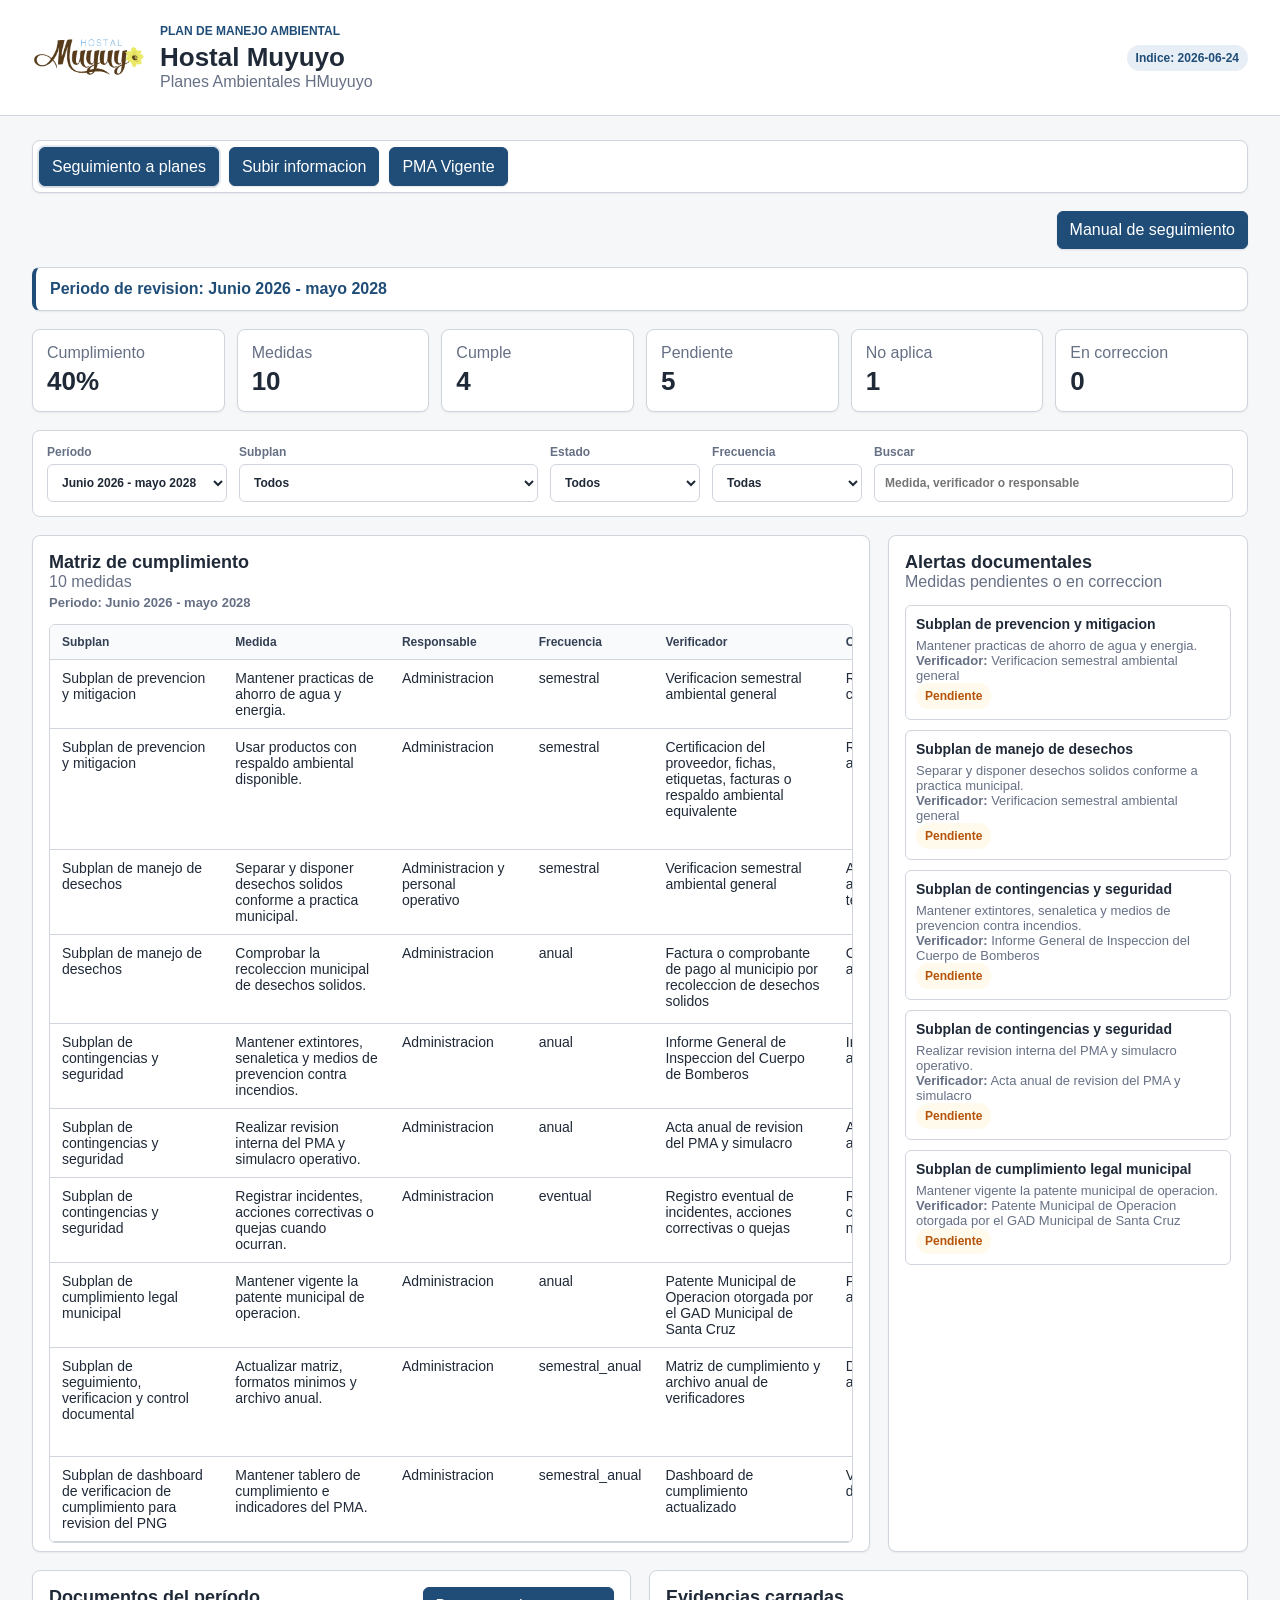
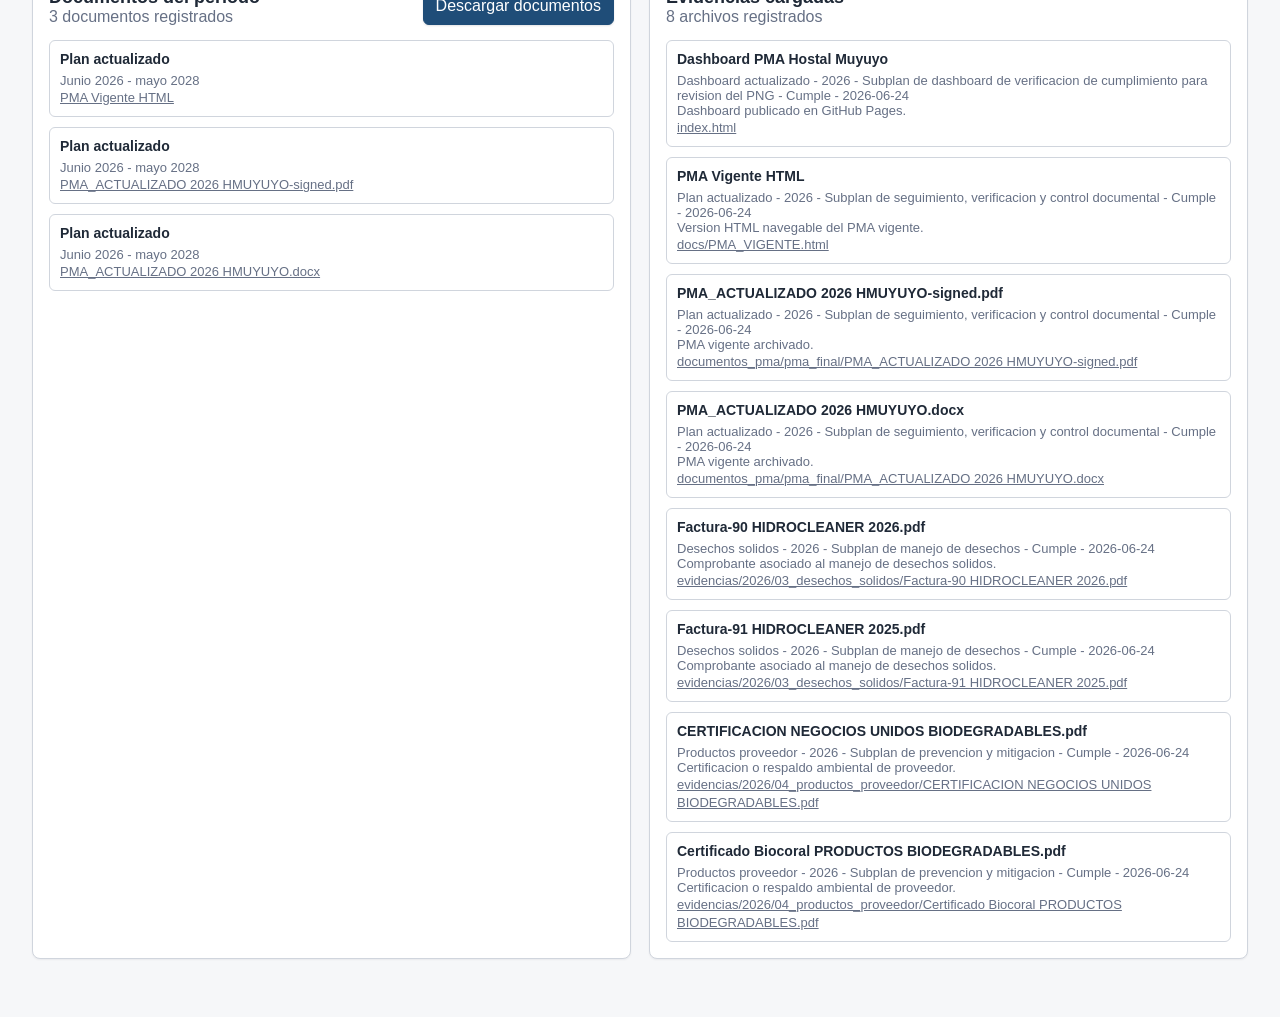
<file: index.html>
<!doctype html>
<html lang="es">
  <head>
    <meta charset="utf-8">
    <meta name="viewport" content="width=device-width, initial-scale=1">
    <title>PMA Muyuyo - Seguimiento documental</title>
    <link rel="stylesheet" href="./styles.css">
  </head>
  <body>
    <header class="app-header">
      <div class="brand">
        <img class="brand-logo" src="[data-uri]" alt="Hostal Muyuyo">
        <div>
        <p class="eyebrow">Plan de Manejo Ambiental</p>
        <h1>Hostal Muyuyo</h1>
        <p class="subtitle">Planes Ambientales HMuyuyo</p>
        </div>
      </div>
      <div class="header-actions">
        <span id="last-update" class="pill">Indice pendiente</span>
      </div>
    </header>

    <main>
      <nav class="main-menu" aria-label="Menu principal">
        <button id="nav-dashboard" class="menu-button active" type="button" data-view="dashboard">Seguimiento a planes</button>
        <button id="nav-upload" class="menu-button" type="button" data-view="upload">Subir informacion</button>
        <a class="menu-button menu-link" href="./docs/PMA_VIGENTE.html" target="_blank" rel="noopener">PMA Vigente</a>
      </nav>

      <section id="view-dashboard" class="view active">
      <section class="section-actions">
        <a class="button-link" href="./docs/MANUAL_SEGUIMIENTO.html" target="_blank" rel="noopener">Manual de seguimiento</a>
      </section>
      <p id="active-period-context" class="period-context">Periodo de revision: Junio 2026 - mayo 2028</p>
      <section class="metrics" id="summary"></section>

      <section class="toolbar" aria-label="Filtros de cumplimiento">
        <label>
          Período
          <select id="filter-period"></select>
        </label>
        <label>
          Subplan
          <select id="filter-subplan"></select>
        </label>
        <label>
          Estado
          <select id="filter-status">
            <option value="todos">Todos</option>
            <option value="cumple">Cumple</option>
            <option value="pendiente">Pendiente</option>
            <option value="no_aplica">No aplica</option>
            <option value="en_correccion">En correccion</option>
          </select>
        </label>
        <label>
          Frecuencia
          <select id="filter-frequency"></select>
        </label>
        <label class="search">
          Buscar
          <input id="filter-text" type="search" placeholder="Medida, verificador o responsable">
        </label>
      </section>

      <section class="layout">
        <article class="panel wide">
          <div class="panel-head">
            <div>
              <h2>Matriz de cumplimiento</h2>
              <p id="matrix-count">0 medidas</p>
              <p id="matrix-period-context" class="matrix-context">Periodo: Junio 2026 - mayo 2028</p>
            </div>
          </div>
          <div class="table-wrap">
            <table>
              <thead>
                <tr>
                  <th>Subplan</th>
                  <th>Medida</th>
                  <th>Responsable</th>
                  <th>Frecuencia</th>
                  <th>Verificador</th>
                  <th>Criterio</th>
                  <th>Fecha</th>
                  <th>Estado</th>
                  <th>Evidencias</th>
                </tr>
              </thead>
              <tbody id="matrix-body"></tbody>
            </table>
          </div>
        </article>

        <article class="panel">
          <div class="panel-head">
            <div>
              <h2>Alertas documentales</h2>
              <p>Medidas pendientes o en correccion</p>
            </div>
          </div>
          <div id="alerts" class="stack"></div>
        </article>
      </section>

      <section class="layout">
        <article class="panel">
          <div class="panel-head">
            <div>
              <h2>Documentos del período</h2>
              <p id="period-doc-count">0 documentos registrados</p>
            </div>
            <button id="download-documents" type="button">Descargar documentos</button>
          </div>
          <div id="period-documents" class="stack"></div>
        </article>

        <article class="panel">
          <div class="panel-head">
            <div>
              <h2>Evidencias cargadas</h2>
              <p id="evidence-count">0 archivos registrados</p>
            </div>
          </div>
          <div id="evidence-list" class="stack"></div>
        </article>
      </section>
      </section>

      <section id="view-upload" class="view" hidden>
      <section id="upload-login" class="panel auth-panel">
        <div class="panel-head">
          <div>
            <h2>Acceso para subir informacion</h2>
            <p>Ingreso basico para proteger la carga del indice documental.</p>
          </div>
          <a class="button-link" href="./docs/MANUAL_SUBIR_INFORMACION.html" target="_blank" rel="noopener">Manual para subir informacion</a>
        </div>
        <form id="login-form" class="login-grid">
          <label>
            Usuario
            <input id="login-user" autocomplete="username" required>
          </label>
          <label>
            Contrasena
            <input id="login-pass" type="password" autocomplete="current-password" required>
          </label>
          <button type="submit">Ingresar</button>
        </form>
        <p id="login-message" class="form-message" aria-live="polite"></p>
      </section>

      <div id="upload-workspace" hidden>
      <section class="panel">
        <div class="panel-head">
          <div>
            <h2>Registro de cumplimiento del plan vigente</h2>
            <p>Alimenta la matriz consolidada desde el periodo 2026-2028 en adelante.</p>
          </div>
        </div>
        <form id="matrix-form" class="editor-grid">
          <label>
            Medida del PMA
            <select id="matrix-measure"></select>
          </label>
          <label>
            Estado
            <select id="matrix-status">
              <option value="cumple">Cumple</option>
              <option value="pendiente">Pendiente</option>
              <option value="no_aplica">No aplica</option>
              <option value="en_correccion">En correccion</option>
            </select>
          </label>
          <label>
            Fecha de revision
            <input id="matrix-date" type="date" required>
          </label>
          <label>
            Periodo
            <select id="matrix-period"></select>
          </label>
          <label>
            Responsable de revision
            <input id="matrix-responsible" value="Administracion">
          </label>
          <label>
            Ruta del verificador
            <input id="matrix-path" required placeholder="evidencias/2026/05_verificacion_semestral/archivo.pdf">
          </label>
          <label>
            Nombre del verificador
            <input id="matrix-name" placeholder="archivo.pdf">
          </label>
          <label class="wide-field">
            Observacion breve
            <textarea id="matrix-notes" rows="3" placeholder="Resumen del cumplimiento o novedad documentada"></textarea>
          </label>
          <button type="submit">Agregar a matriz</button>
        </form>
      </section>

      <section class="panel">
        <div class="panel-head">
          <div>
            <h2>Carga asistida de evidencias</h2>
            <p>Selecciona archivos, define la carpeta del repositorio y genera el indice actualizado sin escribir JSON.</p>
          </div>
          <button id="download-index" type="button">Descargar indice</button>
        </div>
        <div class="assistant-grid">
          <label>
            Importar indice existente
            <input id="import-index-file" type="file" accept="application/json,.json">
          </label>
          <label>
            Carpeta destino en GitHub
            <select id="assisted-folder"></select>
          </label>
          <label>
            Archivos a registrar
            <input id="assisted-files" type="file" multiple>
          </label>
          <button id="assisted-add-files" type="button">Agregar seleccionados</button>
        </div>
        <div id="assisted-preview" class="stack assisted-preview"></div>
      </section>

      <section class="panel">
        <div class="panel-head">
          <div>
            <h2>Editor manual de indice</h2>
            <p>Agrega evidencias y descarga el archivo <strong>evidence-index.json</strong> para subirlo manualmente a GitHub.</p>
          </div>
        </div>
        <form id="evidence-form" class="editor-grid">
          <label>
            Ruta del archivo
            <input id="evidence-path" required placeholder="evidencias/2026/01_patente_municipal/archivo.pdf">
          </label>
          <label>
            Nombre
            <input id="evidence-name" placeholder="archivo.pdf">
          </label>
          <label>
            Tipo
            <select id="evidence-type">
              <option value="patente_municipal">Patente municipal</option>
              <option value="bomberos">Bomberos</option>
              <option value="desechos_solidos">Desechos solidos</option>
              <option value="productos_proveedor">Productos proveedor</option>
              <option value="verificacion_semestral">Verificacion semestral</option>
              <option value="acta_pma_simulacro">Acta PMA y simulacro</option>
              <option value="incidentes_acciones_quejas">Incidentes, acciones o quejas</option>
              <option value="informe_cumplimiento">Informe de cumplimiento</option>
              <option value="oficio_presentacion">Oficio de presentacion</option>
              <option value="anexos">Anexos</option>
            </select>
          </label>
          <label>
            Subplan
            <select id="evidence-subplan"></select>
          </label>
          <label>
            Anio
            <input id="evidence-year" type="number" min="2015" max="2035" value="2026">
          </label>
          <label>
            Período
            <select id="evidence-period"></select>
          </label>
          <button type="submit">Agregar al indice</button>
        </form>
      </section>
      </div>
      </section>
    </main>

    <template id="empty-template">
      <div class="empty">Sin registros para mostrar.</div>
    </template>

    <script src="./app.js"></script>
  </body>
</html>
</file>
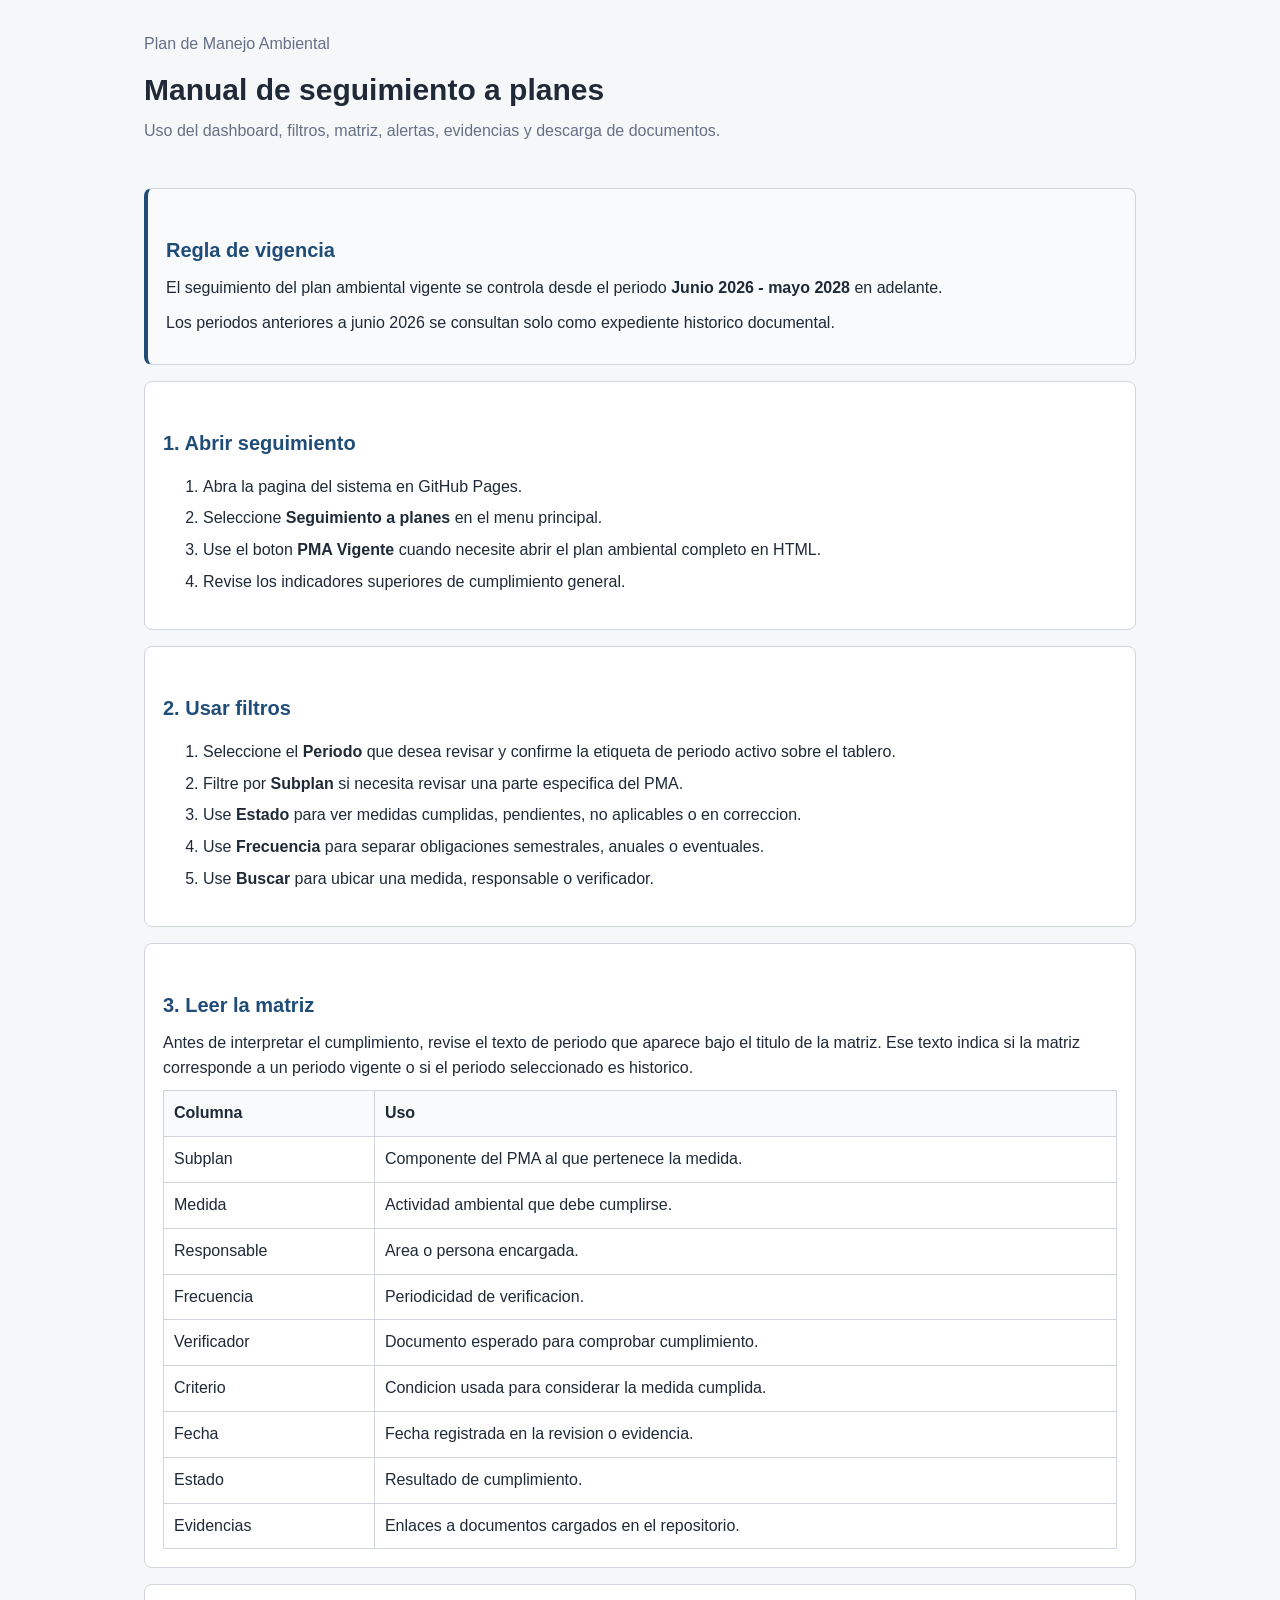
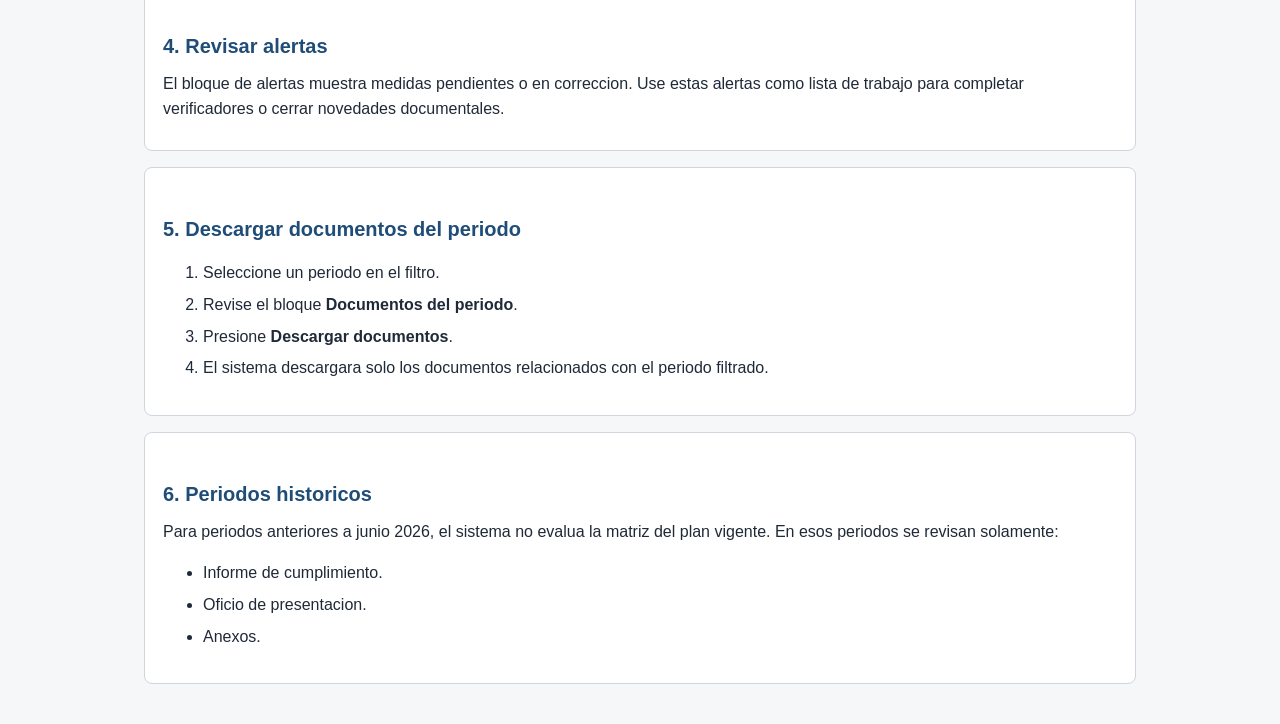
<file: docs/MANUAL_SEGUIMIENTO.html>
<!doctype html>
<html lang="es">
  <head>
    <meta charset="utf-8">
    <meta name="viewport" content="width=device-width, initial-scale=1">
    <title>Manual de seguimiento - PMA Hostal Muyuyo</title>
    <style>
      :root { color-scheme: light; --ink: #1f2937; --muted: #667085; --line: #d0d5dd; --blue: #1f4d78; --soft: #f8fafc; --panel: #ffffff; }
      * { box-sizing: border-box; }
      body { margin: 0; font-family: Arial, Helvetica, sans-serif; color: var(--ink); background: #f6f7f9; line-height: 1.55; }
      header, main { max-width: 1040px; margin: 0 auto; }
      header { padding: 32px 24px 18px; }
      main { padding: 0 24px 40px; }
      h1 { margin: 0 0 6px; font-size: 30px; }
      h2 { margin: 28px 0 10px; color: var(--blue); font-size: 20px; }
      p { margin: 0 0 10px; }
      li { margin-bottom: 7px; }
      code { padding: 2px 5px; border-radius: 4px; background: #eef2f6; }
      .subtitle { color: var(--muted); }
      .card { margin-top: 16px; padding: 18px; border: 1px solid var(--line); border-radius: 8px; background: var(--panel); }
      .note { border-left: 4px solid var(--blue); background: var(--soft); }
      table { width: 100%; border-collapse: collapse; margin-top: 10px; background: var(--panel); }
      th, td { padding: 10px; border: 1px solid var(--line); text-align: left; vertical-align: top; }
      th { background: var(--soft); }
    </style>
  </head>
  <body>
    <header>
      <p class="subtitle">Plan de Manejo Ambiental</p>
      <h1>Manual de seguimiento a planes</h1>
      <p class="subtitle">Uso del dashboard, filtros, matriz, alertas, evidencias y descarga de documentos.</p>
    </header>
    <main>
      <section class="card note">
        <h2>Regla de vigencia</h2>
        <p>El seguimiento del plan ambiental vigente se controla desde el periodo <strong>Junio 2026 - mayo 2028</strong> en adelante.</p>
        <p>Los periodos anteriores a junio 2026 se consultan solo como expediente historico documental.</p>
      </section>

      <section class="card">
        <h2>1. Abrir seguimiento</h2>
        <ol>
          <li>Abra la pagina del sistema en GitHub Pages.</li>
          <li>Seleccione <strong>Seguimiento a planes</strong> en el menu principal.</li>
          <li>Use el boton <strong>PMA Vigente</strong> cuando necesite abrir el plan ambiental completo en HTML.</li>
          <li>Revise los indicadores superiores de cumplimiento general.</li>
        </ol>
      </section>

      <section class="card">
        <h2>2. Usar filtros</h2>
        <ol>
          <li>Seleccione el <strong>Periodo</strong> que desea revisar y confirme la etiqueta de periodo activo sobre el tablero.</li>
          <li>Filtre por <strong>Subplan</strong> si necesita revisar una parte especifica del PMA.</li>
          <li>Use <strong>Estado</strong> para ver medidas cumplidas, pendientes, no aplicables o en correccion.</li>
          <li>Use <strong>Frecuencia</strong> para separar obligaciones semestrales, anuales o eventuales.</li>
          <li>Use <strong>Buscar</strong> para ubicar una medida, responsable o verificador.</li>
        </ol>
      </section>

      <section class="card">
        <h2>3. Leer la matriz</h2>
        <p>Antes de interpretar el cumplimiento, revise el texto de periodo que aparece bajo el titulo de la matriz. Ese texto indica si la matriz corresponde a un periodo vigente o si el periodo seleccionado es historico.</p>
        <table>
          <tr><th>Columna</th><th>Uso</th></tr>
          <tr><td>Subplan</td><td>Componente del PMA al que pertenece la medida.</td></tr>
          <tr><td>Medida</td><td>Actividad ambiental que debe cumplirse.</td></tr>
          <tr><td>Responsable</td><td>Area o persona encargada.</td></tr>
          <tr><td>Frecuencia</td><td>Periodicidad de verificacion.</td></tr>
          <tr><td>Verificador</td><td>Documento esperado para comprobar cumplimiento.</td></tr>
          <tr><td>Criterio</td><td>Condicion usada para considerar la medida cumplida.</td></tr>
          <tr><td>Fecha</td><td>Fecha registrada en la revision o evidencia.</td></tr>
          <tr><td>Estado</td><td>Resultado de cumplimiento.</td></tr>
          <tr><td>Evidencias</td><td>Enlaces a documentos cargados en el repositorio.</td></tr>
        </table>
      </section>

      <section class="card">
        <h2>4. Revisar alertas</h2>
        <p>El bloque de alertas muestra medidas pendientes o en correccion. Use estas alertas como lista de trabajo para completar verificadores o cerrar novedades documentales.</p>
      </section>

      <section class="card">
        <h2>5. Descargar documentos del periodo</h2>
        <ol>
          <li>Seleccione un periodo en el filtro.</li>
          <li>Revise el bloque <strong>Documentos del periodo</strong>.</li>
          <li>Presione <strong>Descargar documentos</strong>.</li>
          <li>El sistema descargara solo los documentos relacionados con el periodo filtrado.</li>
        </ol>
      </section>

      <section class="card">
        <h2>6. Periodos historicos</h2>
        <p>Para periodos anteriores a junio 2026, el sistema no evalua la matriz del plan vigente. En esos periodos se revisan solamente:</p>
        <ul>
          <li>Informe de cumplimiento.</li>
          <li>Oficio de presentacion.</li>
          <li>Anexos.</li>
        </ul>
      </section>
    </main>
  </body>
</html>
</file>
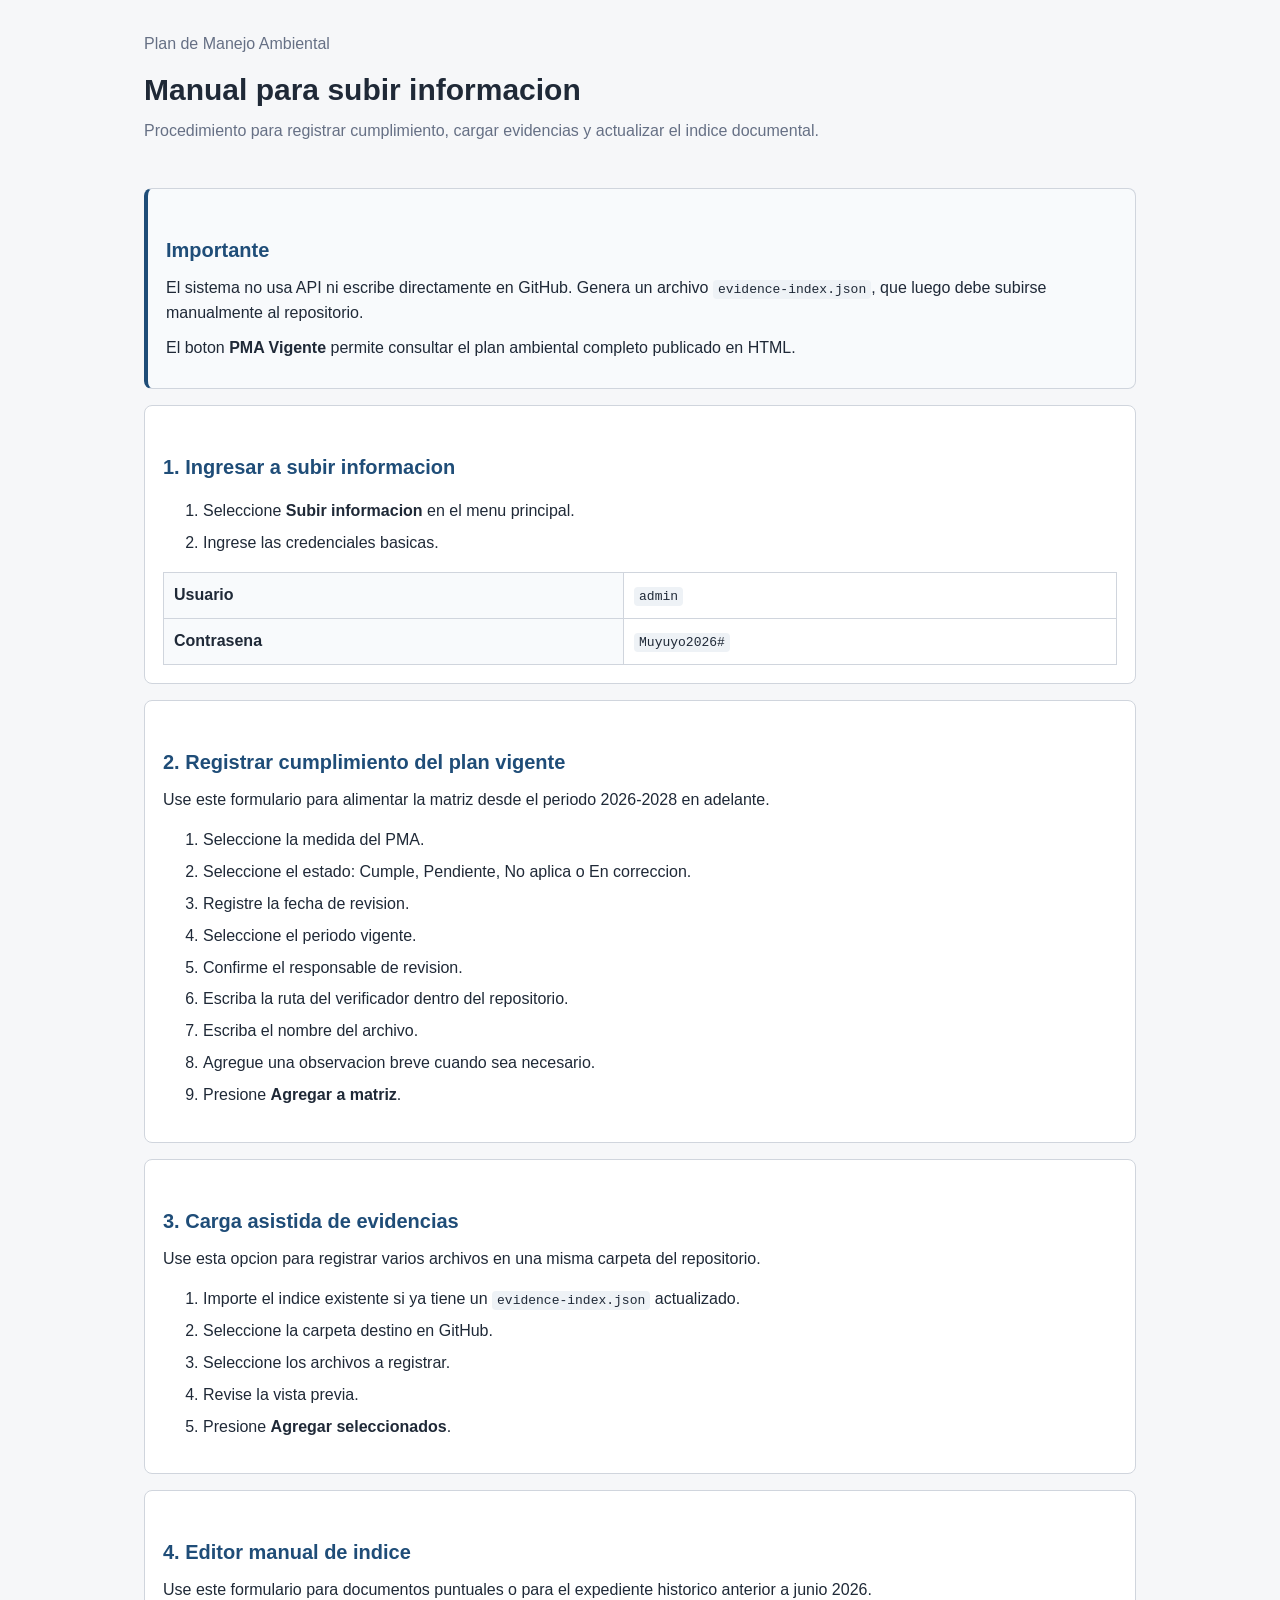
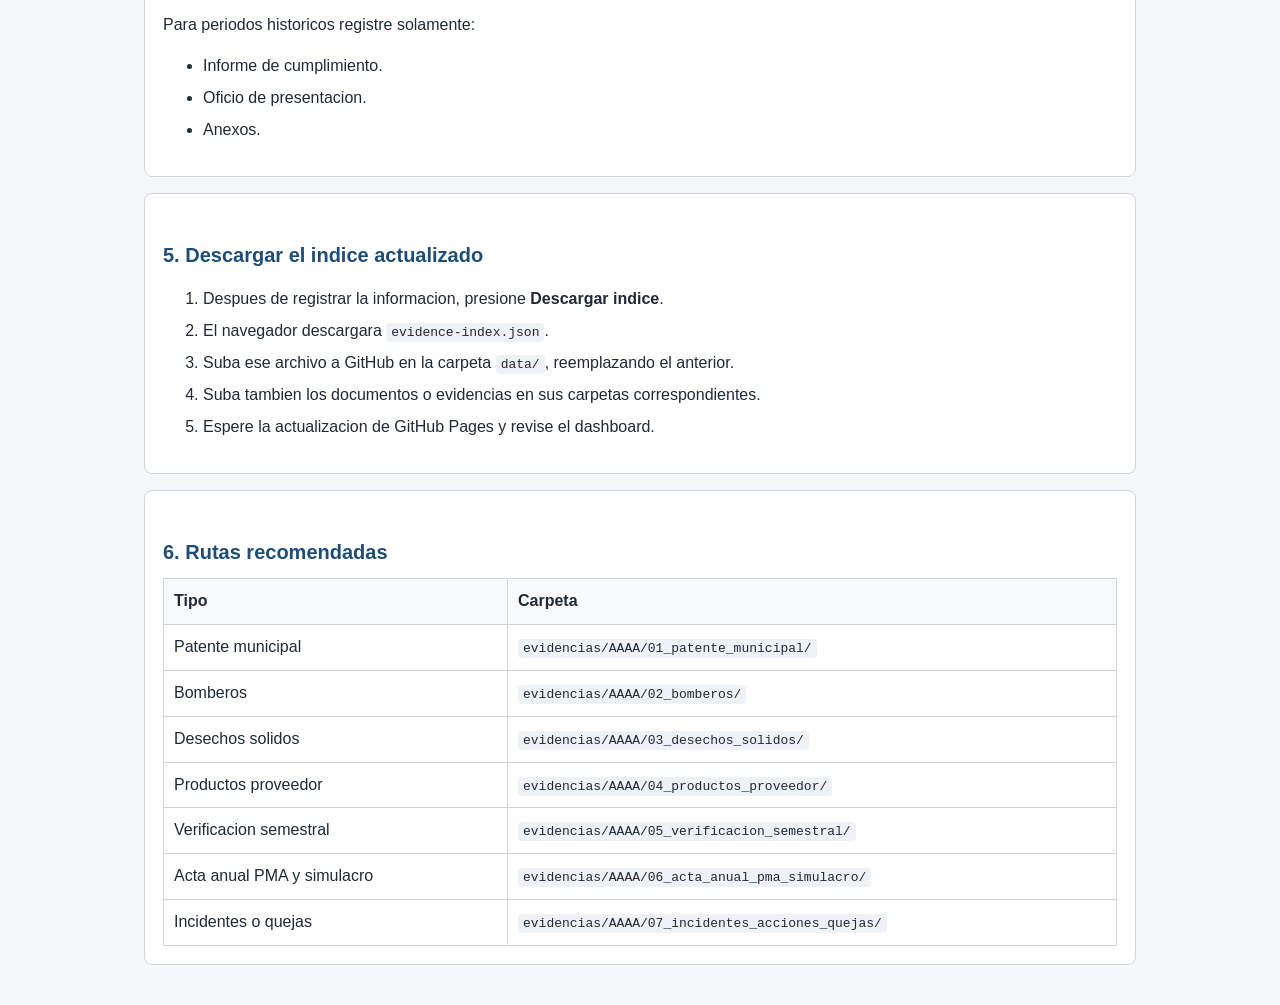
<file: docs/MANUAL_SUBIR_INFORMACION.html>
<!doctype html>
<html lang="es">
  <head>
    <meta charset="utf-8">
    <meta name="viewport" content="width=device-width, initial-scale=1">
    <title>Manual para subir informacion - PMA Hostal Muyuyo</title>
    <style>
      :root { color-scheme: light; --ink: #1f2937; --muted: #667085; --line: #d0d5dd; --blue: #1f4d78; --soft: #f8fafc; --panel: #ffffff; }
      * { box-sizing: border-box; }
      body { margin: 0; font-family: Arial, Helvetica, sans-serif; color: var(--ink); background: #f6f7f9; line-height: 1.55; }
      header, main { max-width: 1040px; margin: 0 auto; }
      header { padding: 32px 24px 18px; }
      main { padding: 0 24px 40px; }
      h1 { margin: 0 0 6px; font-size: 30px; }
      h2 { margin: 28px 0 10px; color: var(--blue); font-size: 20px; }
      p { margin: 0 0 10px; }
      li { margin-bottom: 7px; }
      code { padding: 2px 5px; border-radius: 4px; background: #eef2f6; }
      .subtitle { color: var(--muted); }
      .card { margin-top: 16px; padding: 18px; border: 1px solid var(--line); border-radius: 8px; background: var(--panel); }
      .note { border-left: 4px solid var(--blue); background: var(--soft); }
      table { width: 100%; border-collapse: collapse; margin-top: 10px; background: var(--panel); }
      th, td { padding: 10px; border: 1px solid var(--line); text-align: left; vertical-align: top; }
      th { background: var(--soft); }
    </style>
  </head>
  <body>
    <header>
      <p class="subtitle">Plan de Manejo Ambiental</p>
      <h1>Manual para subir informacion</h1>
      <p class="subtitle">Procedimiento para registrar cumplimiento, cargar evidencias y actualizar el indice documental.</p>
    </header>
    <main>
      <section class="card note">
        <h2>Importante</h2>
        <p>El sistema no usa API ni escribe directamente en GitHub. Genera un archivo <code>evidence-index.json</code>, que luego debe subirse manualmente al repositorio.</p>
        <p>El boton <strong>PMA Vigente</strong> permite consultar el plan ambiental completo publicado en HTML.</p>
      </section>

      <section class="card">
        <h2>1. Ingresar a subir informacion</h2>
        <ol>
          <li>Seleccione <strong>Subir informacion</strong> en el menu principal.</li>
          <li>Ingrese las credenciales basicas.</li>
        </ol>
        <table>
          <tr><th>Usuario</th><td><code>admin</code></td></tr>
          <tr><th>Contrasena</th><td><code>Muyuyo2026#</code></td></tr>
        </table>
      </section>

      <section class="card">
        <h2>2. Registrar cumplimiento del plan vigente</h2>
        <p>Use este formulario para alimentar la matriz desde el periodo 2026-2028 en adelante.</p>
        <ol>
          <li>Seleccione la medida del PMA.</li>
          <li>Seleccione el estado: Cumple, Pendiente, No aplica o En correccion.</li>
          <li>Registre la fecha de revision.</li>
          <li>Seleccione el periodo vigente.</li>
          <li>Confirme el responsable de revision.</li>
          <li>Escriba la ruta del verificador dentro del repositorio.</li>
          <li>Escriba el nombre del archivo.</li>
          <li>Agregue una observacion breve cuando sea necesario.</li>
          <li>Presione <strong>Agregar a matriz</strong>.</li>
        </ol>
      </section>

      <section class="card">
        <h2>3. Carga asistida de evidencias</h2>
        <p>Use esta opcion para registrar varios archivos en una misma carpeta del repositorio.</p>
        <ol>
          <li>Importe el indice existente si ya tiene un <code>evidence-index.json</code> actualizado.</li>
          <li>Seleccione la carpeta destino en GitHub.</li>
          <li>Seleccione los archivos a registrar.</li>
          <li>Revise la vista previa.</li>
          <li>Presione <strong>Agregar seleccionados</strong>.</li>
        </ol>
      </section>

      <section class="card">
        <h2>4. Editor manual de indice</h2>
        <p>Use este formulario para documentos puntuales o para el expediente historico anterior a junio 2026.</p>
        <p>Para periodos historicos registre solamente:</p>
        <ul>
          <li>Informe de cumplimiento.</li>
          <li>Oficio de presentacion.</li>
          <li>Anexos.</li>
        </ul>
      </section>

      <section class="card">
        <h2>5. Descargar el indice actualizado</h2>
        <ol>
          <li>Despues de registrar la informacion, presione <strong>Descargar indice</strong>.</li>
          <li>El navegador descargara <code>evidence-index.json</code>.</li>
          <li>Suba ese archivo a GitHub en la carpeta <code>data/</code>, reemplazando el anterior.</li>
          <li>Suba tambien los documentos o evidencias en sus carpetas correspondientes.</li>
          <li>Espere la actualizacion de GitHub Pages y revise el dashboard.</li>
        </ol>
      </section>

      <section class="card">
        <h2>6. Rutas recomendadas</h2>
        <table>
          <tr><th>Tipo</th><th>Carpeta</th></tr>
          <tr><td>Patente municipal</td><td><code>evidencias/AAAA/01_patente_municipal/</code></td></tr>
          <tr><td>Bomberos</td><td><code>evidencias/AAAA/02_bomberos/</code></td></tr>
          <tr><td>Desechos solidos</td><td><code>evidencias/AAAA/03_desechos_solidos/</code></td></tr>
          <tr><td>Productos proveedor</td><td><code>evidencias/AAAA/04_productos_proveedor/</code></td></tr>
          <tr><td>Verificacion semestral</td><td><code>evidencias/AAAA/05_verificacion_semestral/</code></td></tr>
          <tr><td>Acta anual PMA y simulacro</td><td><code>evidencias/AAAA/06_acta_anual_pma_simulacro/</code></td></tr>
          <tr><td>Incidentes o quejas</td><td><code>evidencias/AAAA/07_incidentes_acciones_quejas/</code></td></tr>
        </table>
      </section>
    </main>
  </body>
</html>
</file>
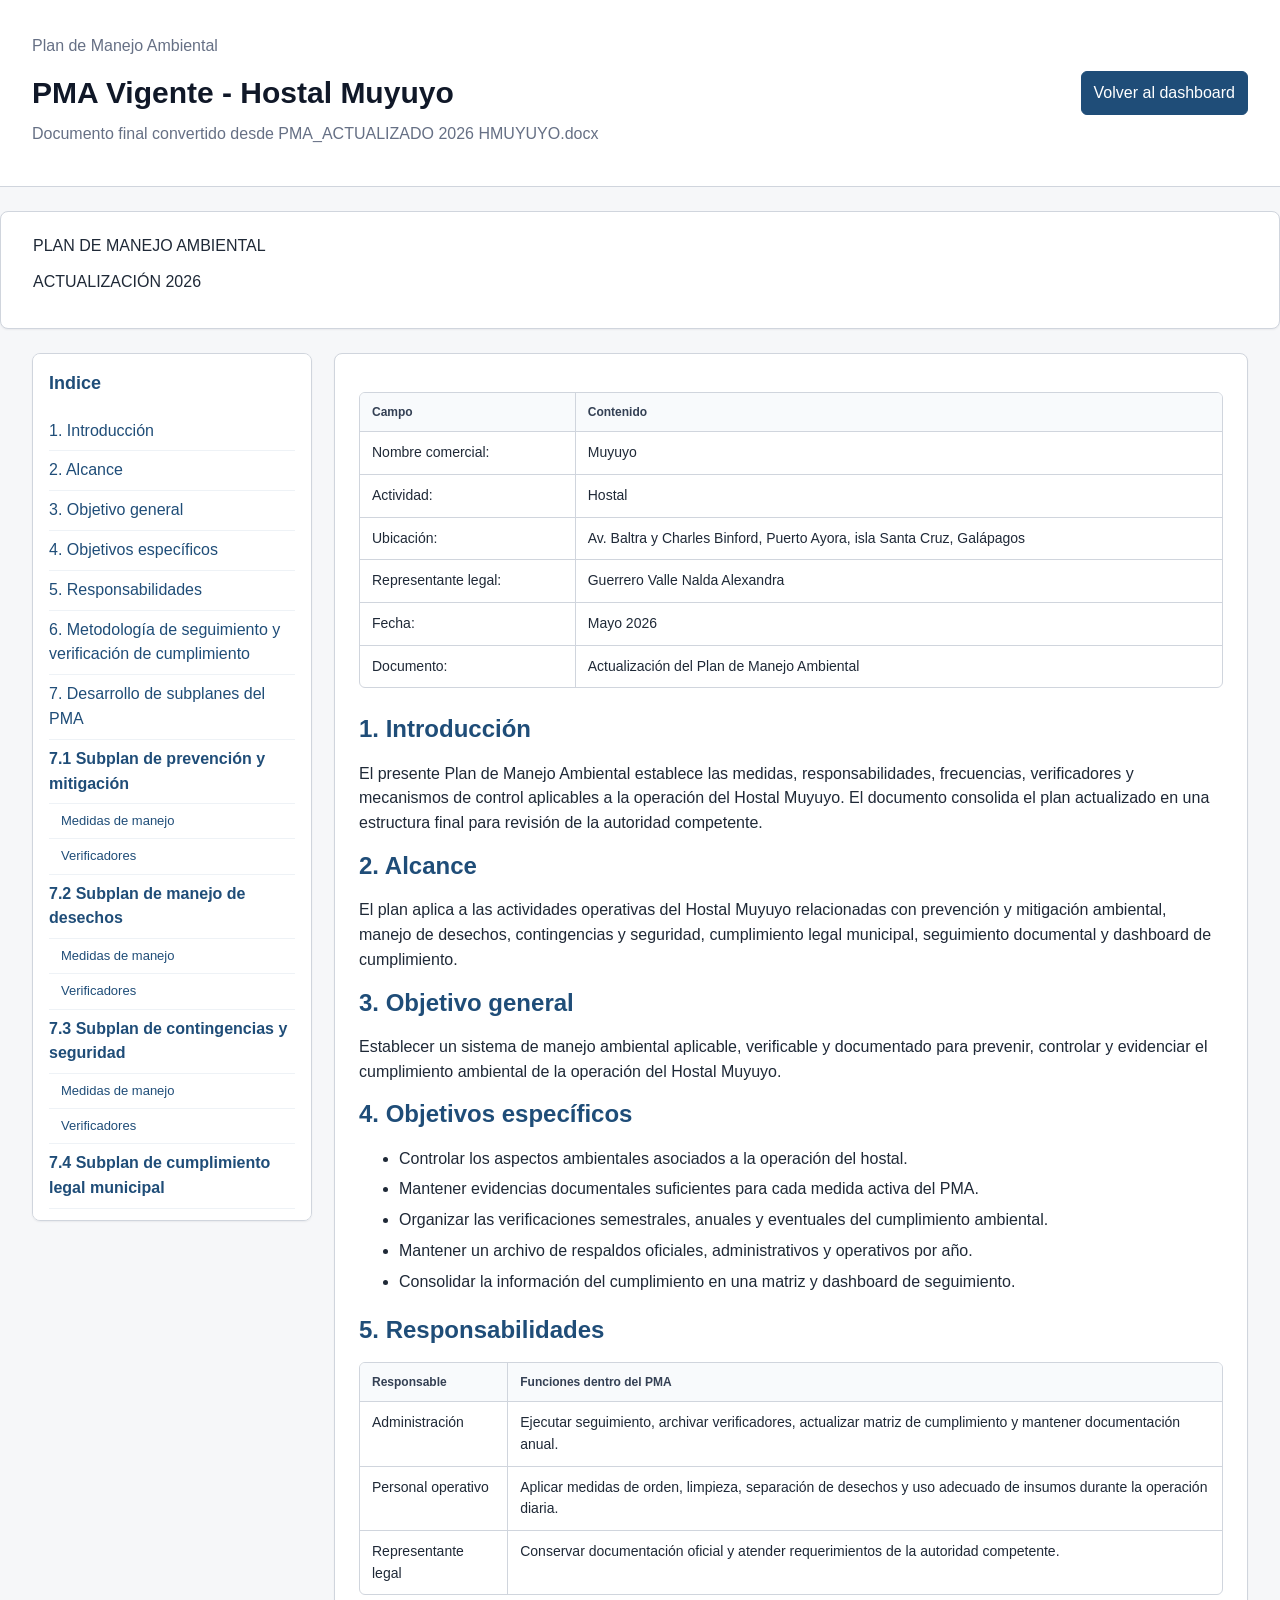
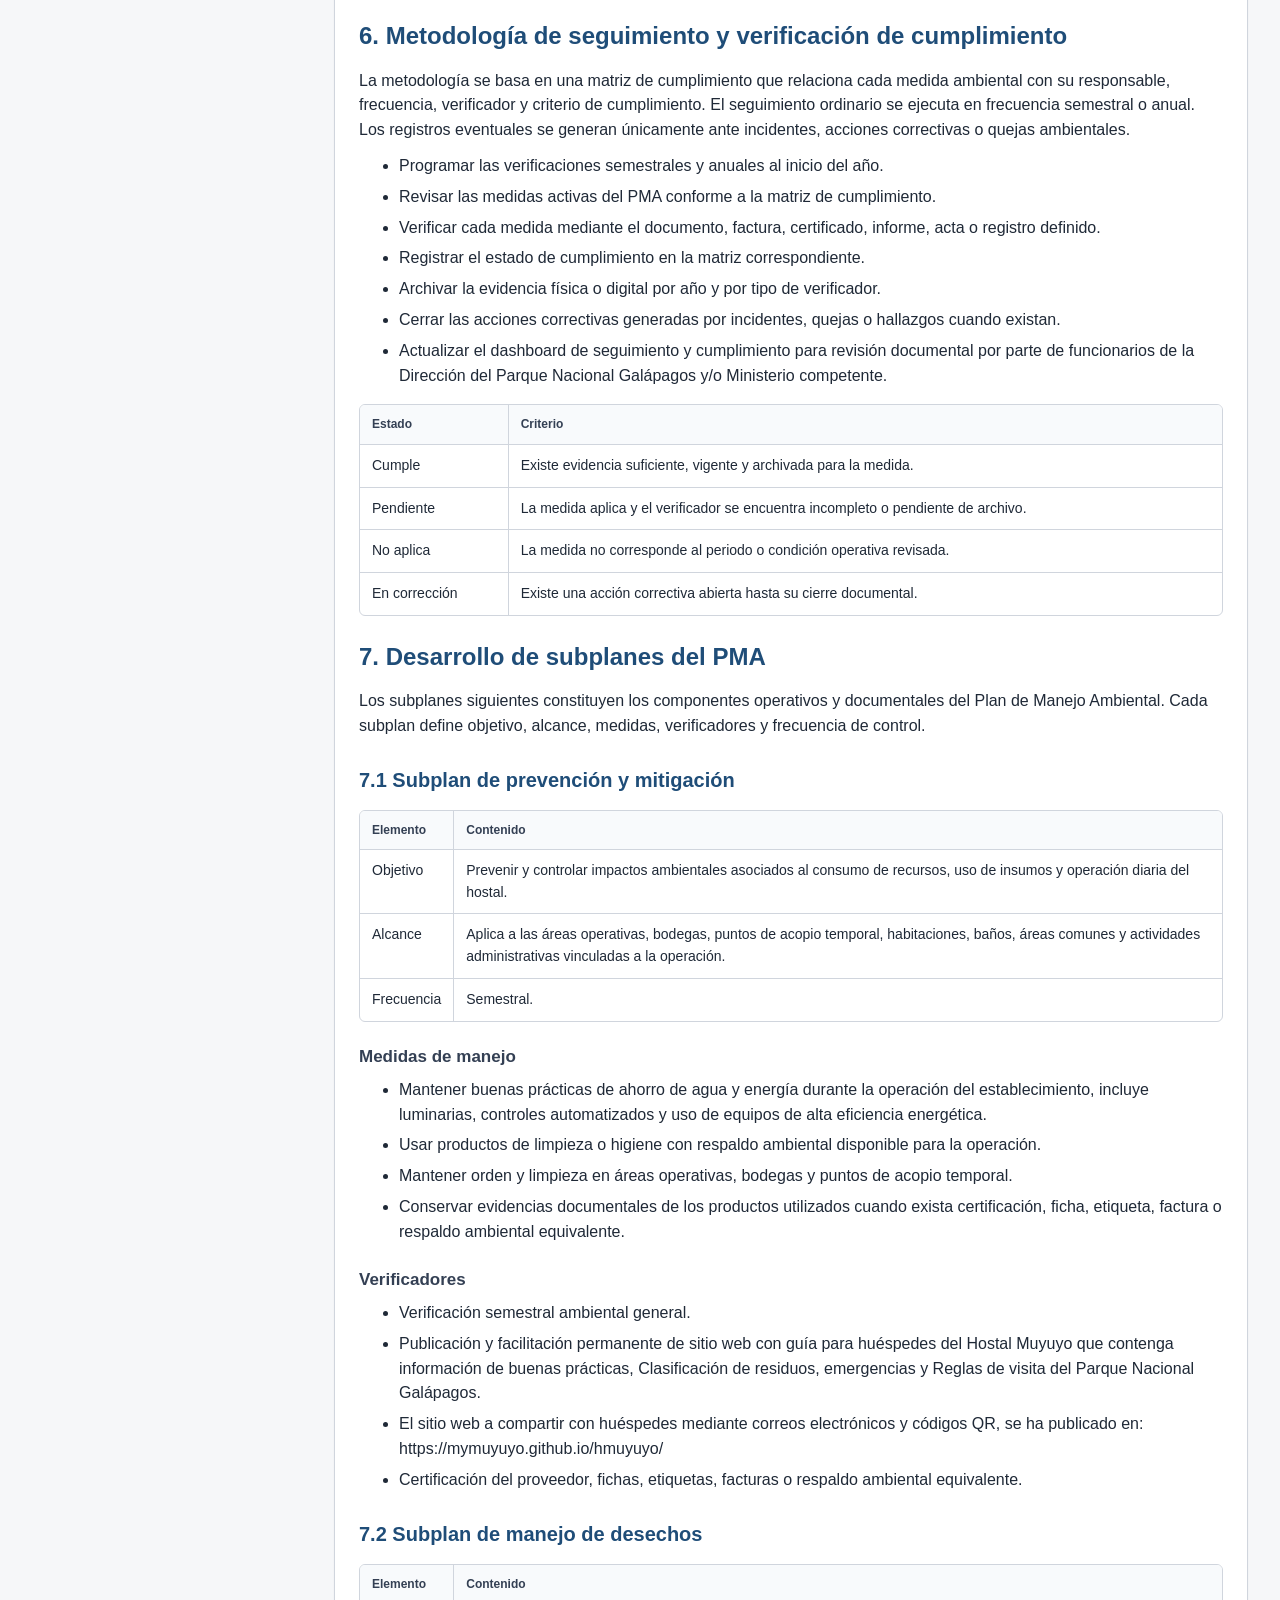
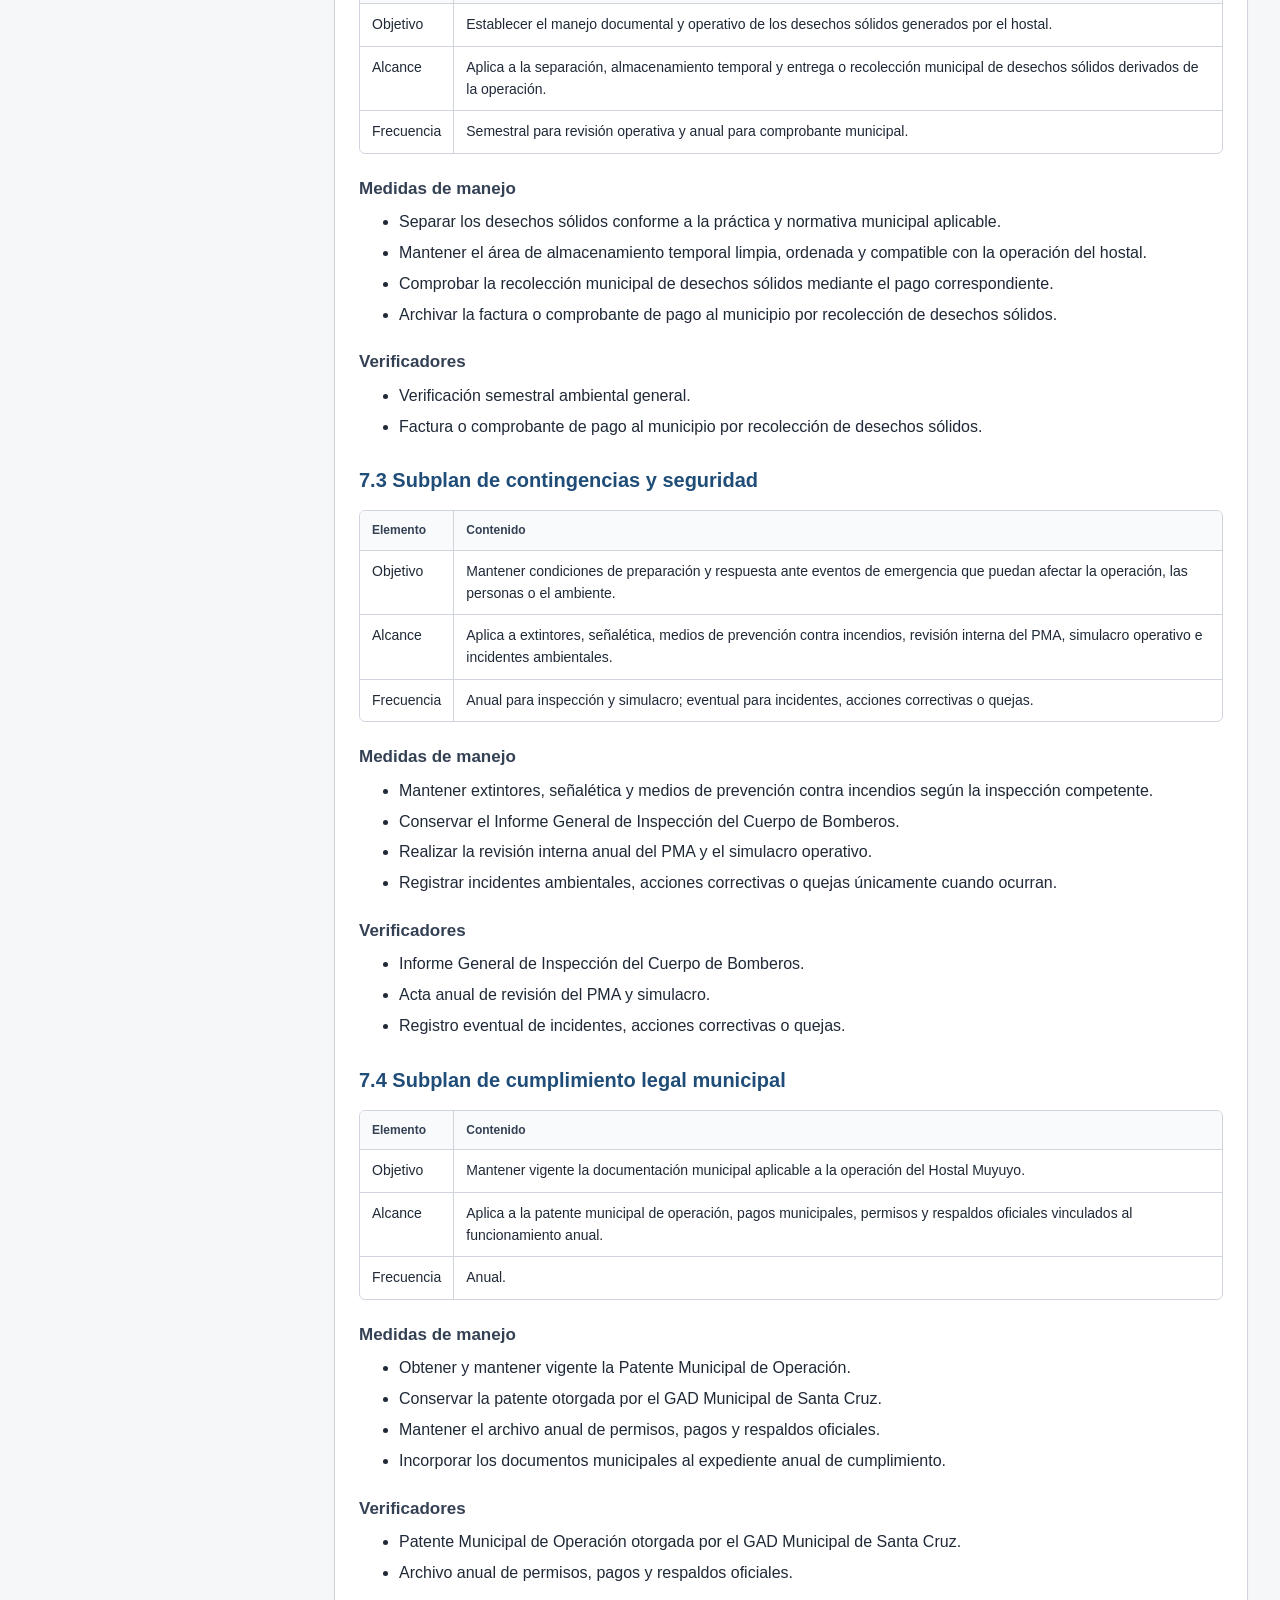
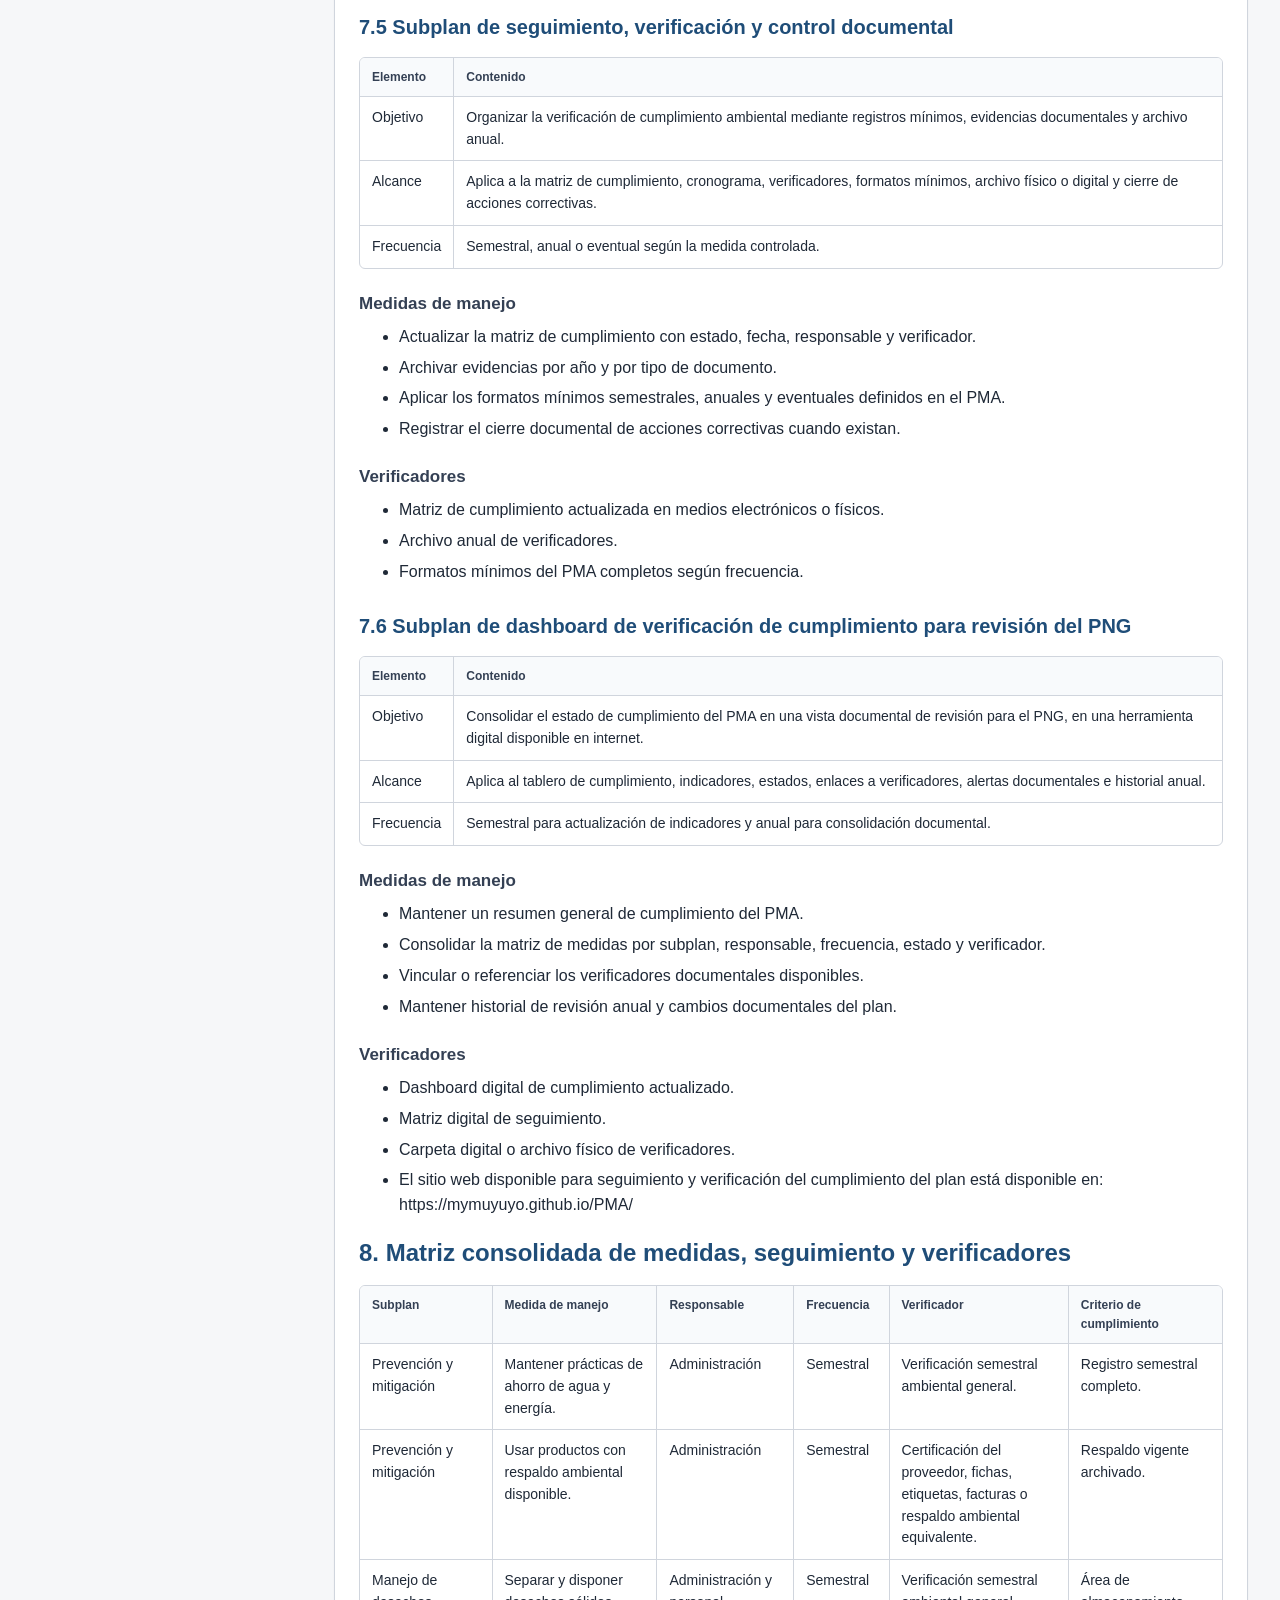
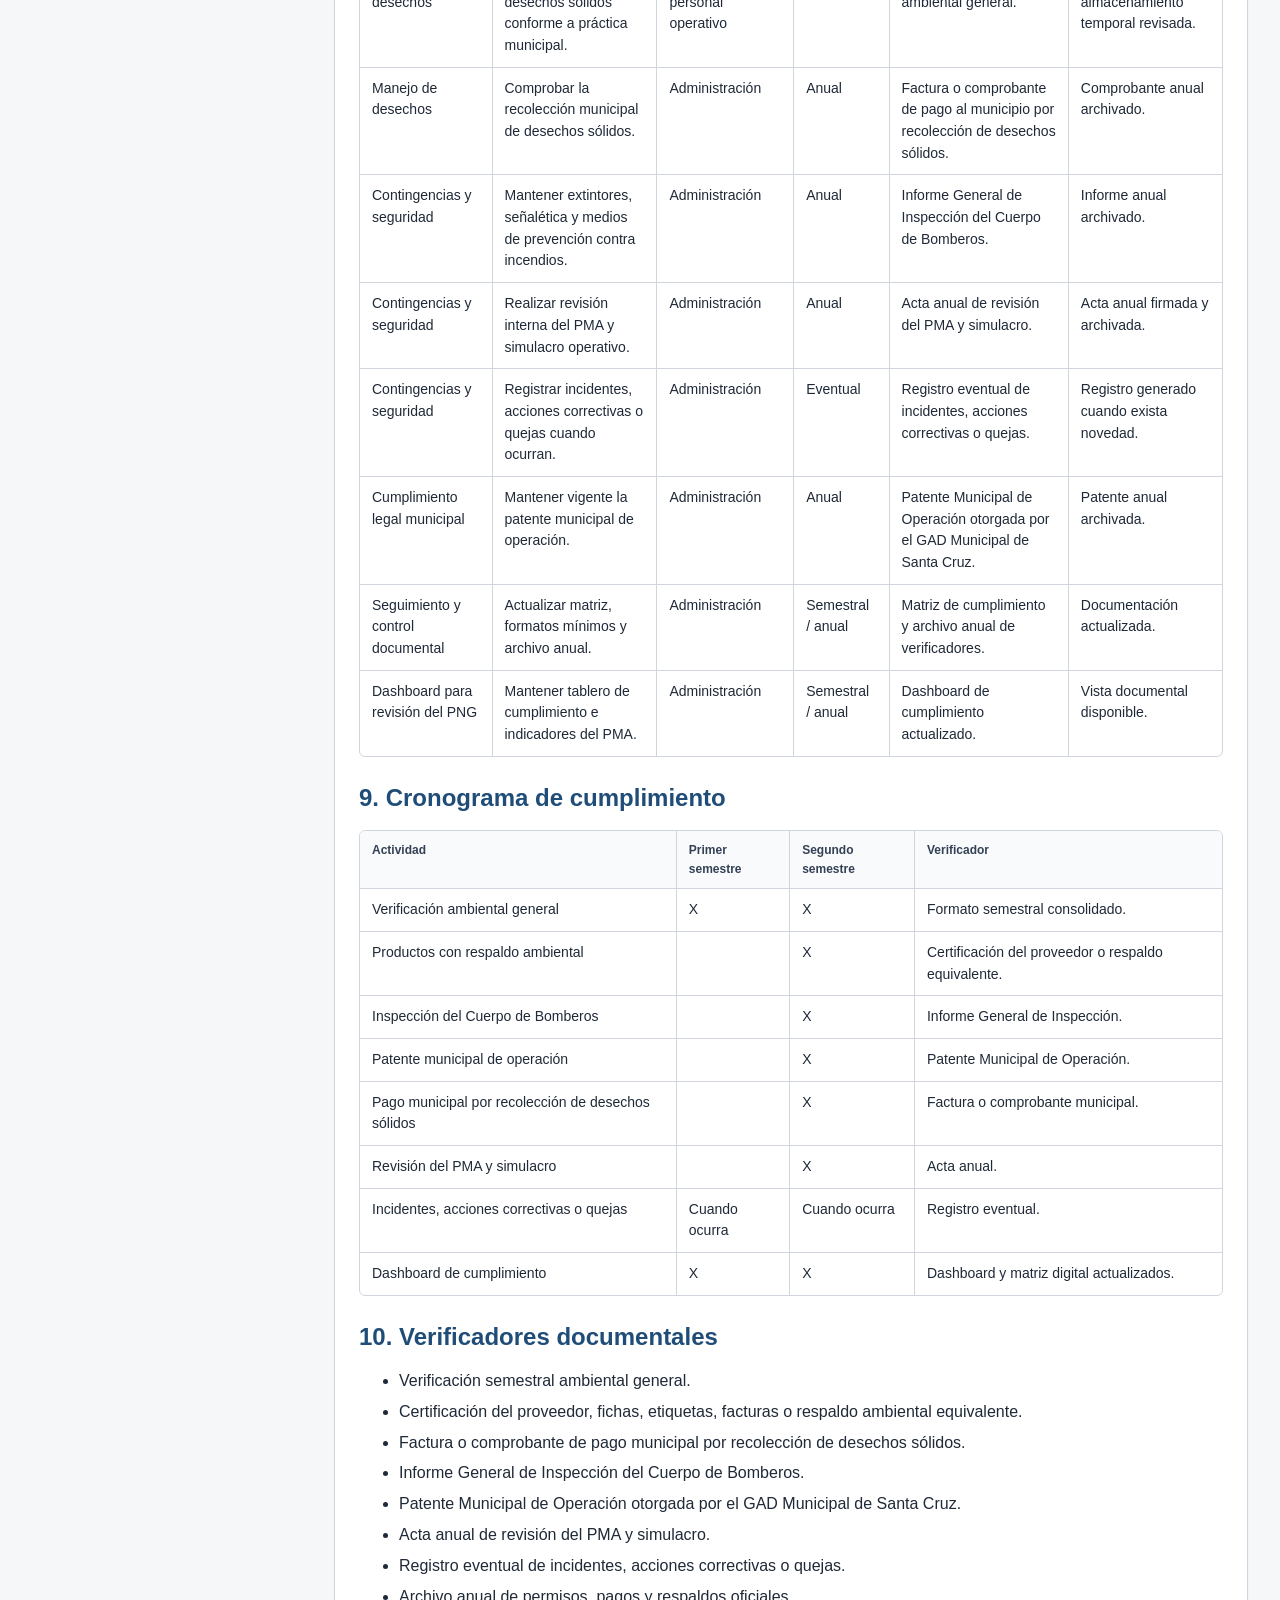
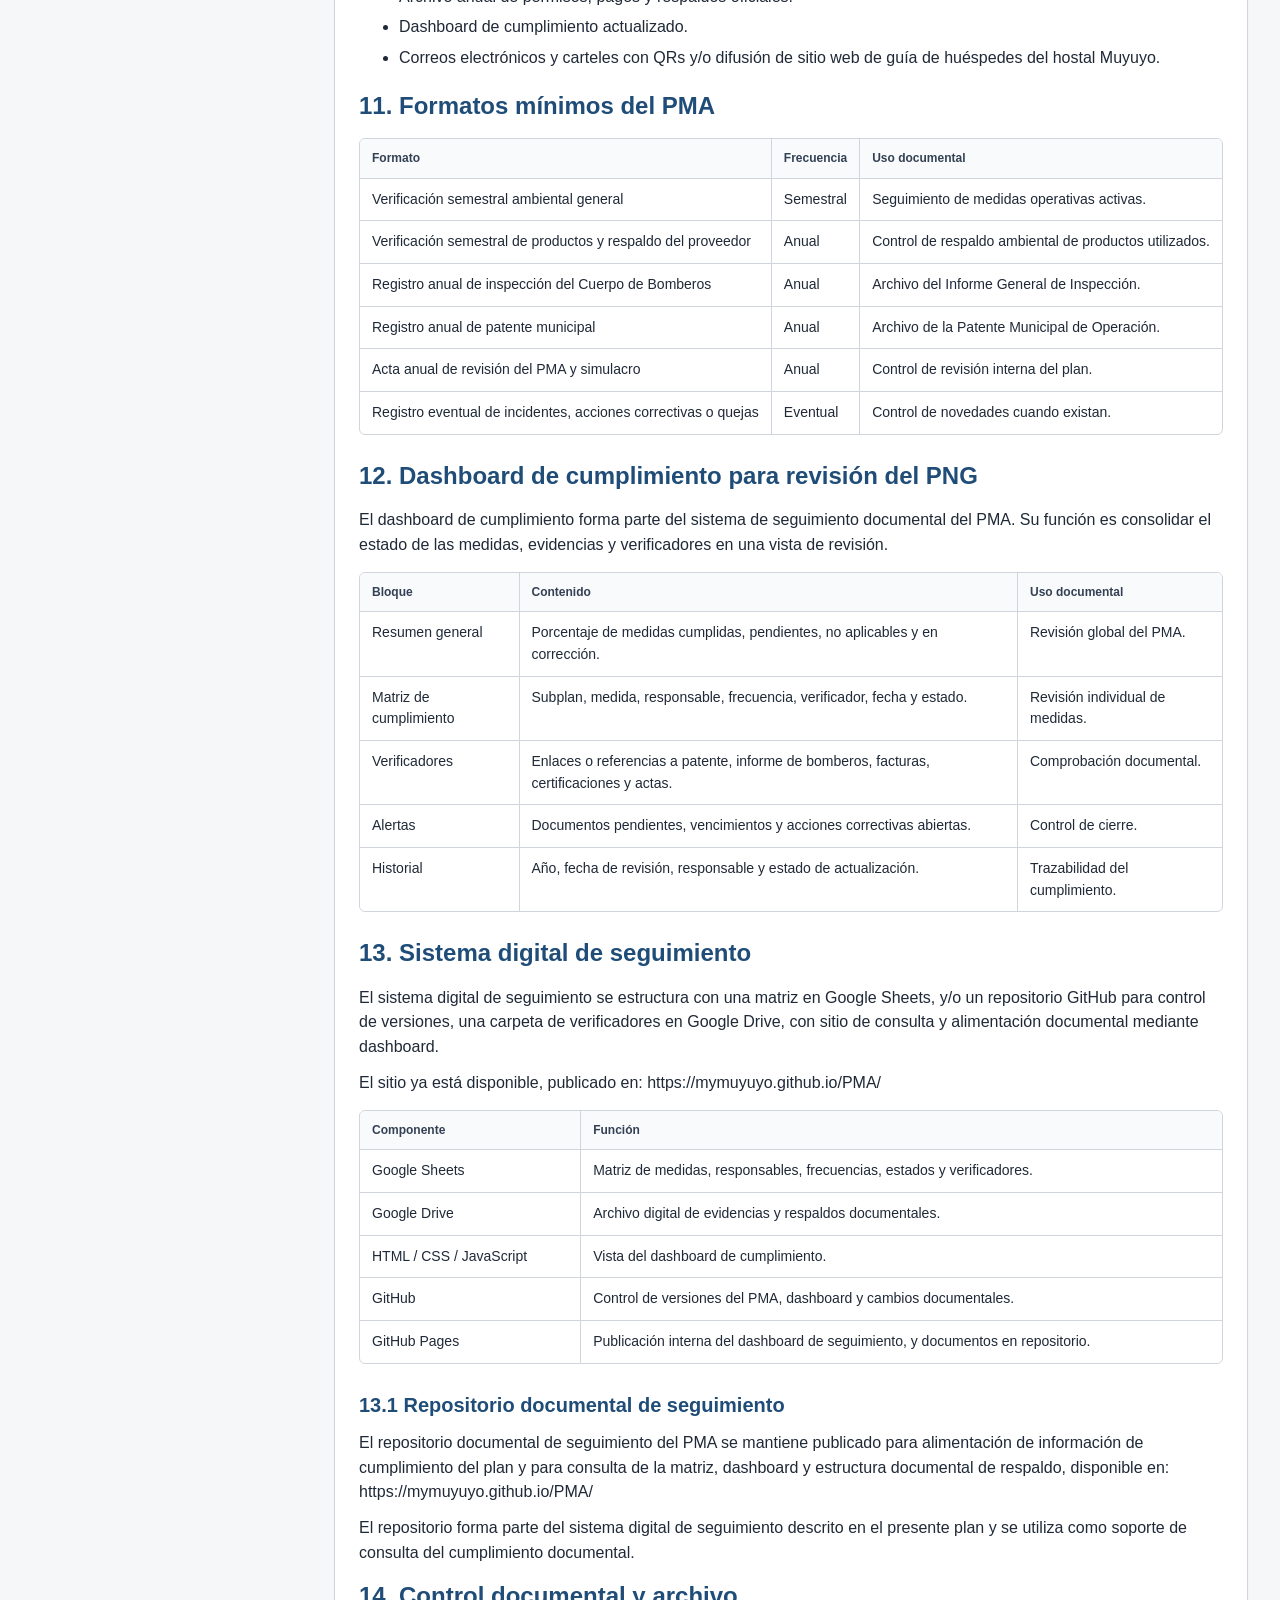
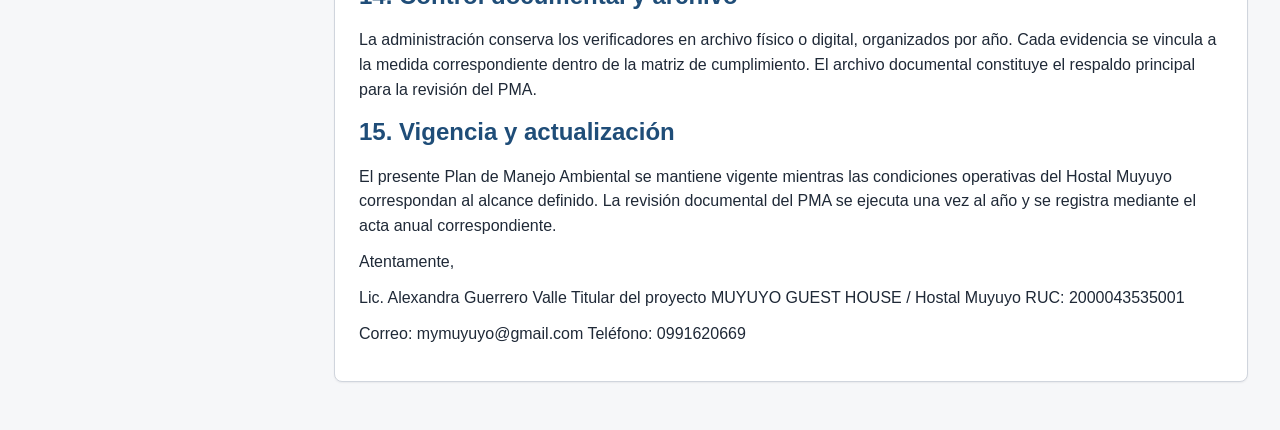
<file: docs/PMA_VIGENTE.html>
<!doctype html>
<html lang="es">
  <head>
    <meta charset="utf-8">
    <meta name="viewport" content="width=device-width, initial-scale=1">
    <title>PMA Vigente - Hostal Muyuyo</title>
    <style>
      :root { color-scheme: light; --bg: #f6f7f9; --panel: #ffffff; --ink: #1f2937; --muted: #667085; --line: #d0d5dd; --blue: #1f4d78; --soft: #f8fafc; --glow: #39ff14; }
      * { box-sizing: border-box; }
      html { scroll-behavior: smooth; }
      body { margin: 0; font-family: Arial, Helvetica, sans-serif; color: var(--ink); background: var(--bg); line-height: 1.55; }
      header { padding: 28px 32px; border-bottom: 1px solid var(--line); background: var(--panel); }
      main { display: grid; grid-template-columns: 280px minmax(0, 1fr); gap: 22px; max-width: 1360px; margin: 0 auto; padding: 24px 32px 48px; }
      h1 { margin: 0; color: #101828; font-size: 30px; }
      h2 { margin: 0 0 14px; color: var(--blue); font-size: 24px; }
      h3 { margin: 26px 0 10px; color: var(--blue); font-size: 20px; }
      h4 { margin: 22px 0 8px; color: #344054; font-size: 17px; }
      p { margin: 0 0 11px; }
      ul { margin-top: 6px; }
      li { margin-bottom: 6px; }
      .subtitle { margin-top: 6px; color: var(--muted); }
      .topbar { display: flex; align-items: center; justify-content: space-between; gap: 16px; }
      .button-link { display: inline-flex; align-items: center; min-height: 38px; padding: 9px 12px; border: 1px solid var(--blue); border-radius: 6px; color: #fff; background: var(--blue); text-decoration: none; }
      .button-link:hover, .button-link:focus-visible { color: #09250d; background: var(--glow); border-color: var(--glow); outline: none; }
      .cover, .toc, .content { border: 1px solid var(--line); border-radius: 8px; background: var(--panel); box-shadow: 0 1px 2px rgba(16, 24, 40, 0.06); }
      .cover { max-width: 1360px; margin: 24px auto 0; padding: 22px 32px; }
      .toc { position: sticky; top: 16px; align-self: start; padding: 16px; max-height: calc(100vh - 32px); overflow: auto; }
      .toc h2 { font-size: 18px; }
      .toc a { display: block; padding: 7px 0; color: var(--blue); text-decoration: none; border-bottom: 1px solid #eef2f6; }
      .toc a:hover { text-decoration: underline; }
      .toc-level-2 { font-weight: 700; }
      .toc-level-3 { padding-left: 12px !important; font-size: 13px; }
      .content { min-width: 0; padding: 24px; }
      .doc-section { scroll-margin-top: 20px; }
      .table-wrap { overflow-x: auto; margin: 14px 0 22px; border: 1px solid var(--line); border-radius: 6px; }
      table { width: 100%; min-width: 760px; border-collapse: collapse; }
      th, td { padding: 10px 12px; border-bottom: 1px solid var(--line); border-right: 1px solid var(--line); text-align: left; vertical-align: top; font-size: 14px; }
      th { color: #344054; background: var(--soft); font-size: 12px; }
      tr:last-child td { border-bottom: 0; }
      th:last-child, td:last-child { border-right: 0; }
      @media (max-width: 900px) { main { display: block; padding: 18px; } .toc { position: static; margin-bottom: 18px; } header, .cover { padding-left: 18px; padding-right: 18px; } .topbar { align-items: flex-start; flex-direction: column; } }
    </style>
  </head>
  <body>
    <header>
      <div class="topbar">
        <div>
          <p class="subtitle">Plan de Manejo Ambiental</p>
          <h1>PMA Vigente - Hostal Muyuyo</h1>
          <p class="subtitle">Documento final convertido desde PMA_ACTUALIZADO 2026 HMUYUYO.docx</p>
        </div>
        <a class="button-link" href="../index.html">Volver al dashboard</a>
      </div>
    </header>
    <section class="cover">
      <p>PLAN DE MANEJO AMBIENTAL</p><p>ACTUALIZACIÓN 2026</p>
    </section>
    <main>
      <nav class="toc" aria-label="Indice del PMA">
        <h2>Indice</h2>
        <a class="toc-level-1" href="#1-introducci-n">1. Introducción</a><a class="toc-level-1" href="#2-alcance">2. Alcance</a><a class="toc-level-1" href="#3-objetivo-general">3. Objetivo general</a><a class="toc-level-1" href="#4-objetivos-espec-ficos">4. Objetivos específicos</a><a class="toc-level-1" href="#5-responsabilidades">5. Responsabilidades</a><a class="toc-level-1" href="#6-metodolog-a-de-seguimiento-y-verificaci-n-de-cumplimiento">6. Metodología de seguimiento y verificación de cumplimiento</a><a class="toc-level-1" href="#7-desarrollo-de-subplanes-del-pma">7. Desarrollo de subplanes del PMA</a><a class="toc-level-2" href="#7-1-subplan-de-prevenci-n-y-mitigaci-n">7.1 Subplan de prevención y mitigación</a><a class="toc-level-3" href="#medidas-de-manejo">Medidas de manejo</a><a class="toc-level-3" href="#verificadores">Verificadores</a><a class="toc-level-2" href="#7-2-subplan-de-manejo-de-desechos">7.2 Subplan de manejo de desechos</a><a class="toc-level-3" href="#medidas-de-manejo-2">Medidas de manejo</a><a class="toc-level-3" href="#verificadores-2">Verificadores</a><a class="toc-level-2" href="#7-3-subplan-de-contingencias-y-seguridad">7.3 Subplan de contingencias y seguridad</a><a class="toc-level-3" href="#medidas-de-manejo-3">Medidas de manejo</a><a class="toc-level-3" href="#verificadores-3">Verificadores</a><a class="toc-level-2" href="#7-4-subplan-de-cumplimiento-legal-municipal">7.4 Subplan de cumplimiento legal municipal</a><a class="toc-level-3" href="#medidas-de-manejo-4">Medidas de manejo</a><a class="toc-level-3" href="#verificadores-4">Verificadores</a><a class="toc-level-2" href="#7-5-subplan-de-seguimiento-verificaci-n-y-control-documental">7.5 Subplan de seguimiento, verificación y control documental</a><a class="toc-level-3" href="#medidas-de-manejo-5">Medidas de manejo</a><a class="toc-level-3" href="#verificadores-5">Verificadores</a><a class="toc-level-2" href="#7-6-subplan-de-dashboard-de-verificaci-n-de-cumplimiento-para-revisi-n-del-png">7.6 Subplan de dashboard de verificación de cumplimiento para revisión del PNG</a><a class="toc-level-3" href="#medidas-de-manejo-6">Medidas de manejo</a><a class="toc-level-3" href="#verificadores-6">Verificadores</a><a class="toc-level-1" href="#8-matriz-consolidada-de-medidas-seguimiento-y-verificadores">8. Matriz consolidada de medidas, seguimiento y verificadores</a><a class="toc-level-1" href="#9-cronograma-de-cumplimiento">9. Cronograma de cumplimiento</a><a class="toc-level-1" href="#10-verificadores-documentales">10. Verificadores documentales</a><a class="toc-level-1" href="#11-formatos-m-nimos-del-pma">11. Formatos mínimos del PMA</a><a class="toc-level-1" href="#12-dashboard-de-cumplimiento-para-revisi-n-del-png">12. Dashboard de cumplimiento para revisión del PNG</a><a class="toc-level-1" href="#13-sistema-digital-de-seguimiento">13. Sistema digital de seguimiento</a><a class="toc-level-2" href="#13-1-repositorio-documental-de-seguimiento">13.1 Repositorio documental de seguimiento</a><a class="toc-level-1" href="#14-control-documental-y-archivo">14. Control documental y archivo</a><a class="toc-level-1" href="#15-vigencia-y-actualizaci-n">15. Vigencia y actualización</a>
      </nav>
      <article class="content">
        <div class="table-wrap"><table><tr><th>Campo</th><th>Contenido</th></tr><tr><td>Nombre comercial:</td><td>Muyuyo</td></tr><tr><td>Actividad:</td><td>Hostal</td></tr><tr><td>Ubicación:</td><td>Av. Baltra y Charles Binford, Puerto Ayora, isla Santa Cruz, Galápagos</td></tr><tr><td>Representante legal:</td><td>Guerrero Valle Nalda Alexandra</td></tr><tr><td>Fecha:</td><td>Mayo 2026</td></tr><tr><td>Documento:</td><td>Actualización del Plan de Manejo Ambiental</td></tr></table></div><section class="doc-section" id="1-introducci-n"><h2>1. Introducción</h2><p>El presente Plan de Manejo Ambiental establece las medidas, responsabilidades, frecuencias, verificadores y mecanismos de control aplicables a la operación del Hostal Muyuyo. El documento consolida el plan actualizado en una estructura final para revisión de la autoridad competente.</p><section class="doc-section" id="2-alcance"><h2>2. Alcance</h2><p>El plan aplica a las actividades operativas del Hostal Muyuyo relacionadas con prevención y mitigación ambiental, manejo de desechos, contingencias y seguridad, cumplimiento legal municipal, seguimiento documental y dashboard de cumplimiento.</p><section class="doc-section" id="3-objetivo-general"><h2>3. Objetivo general</h2><p>Establecer un sistema de manejo ambiental aplicable, verificable y documentado para prevenir, controlar y evidenciar el cumplimiento ambiental de la operación del Hostal Muyuyo.</p><section class="doc-section" id="4-objetivos-espec-ficos"><h2>4. Objetivos específicos</h2><ul><li>Controlar los aspectos ambientales asociados a la operación del hostal.</li><li>Mantener evidencias documentales suficientes para cada medida activa del PMA.</li><li>Organizar las verificaciones semestrales, anuales y eventuales del cumplimiento ambiental.</li><li>Mantener un archivo de respaldos oficiales, administrativos y operativos por año.</li><li>Consolidar la información del cumplimiento en una matriz y dashboard de seguimiento.</li></ul><section class="doc-section" id="5-responsabilidades"><h2>5. Responsabilidades</h2><div class="table-wrap"><table><tr><th>Responsable</th><th>Funciones dentro del PMA</th></tr><tr><td>Administración</td><td>Ejecutar seguimiento, archivar verificadores, actualizar matriz de cumplimiento y mantener documentación anual.</td></tr><tr><td>Personal operativo</td><td>Aplicar medidas de orden, limpieza, separación de desechos y uso adecuado de insumos durante la operación diaria.</td></tr><tr><td>Representante legal</td><td>Conservar documentación oficial y atender requerimientos de la autoridad competente.</td></tr></table></div><section class="doc-section" id="6-metodolog-a-de-seguimiento-y-verificaci-n-de-cumplimiento"><h2>6. Metodología de seguimiento y verificación de cumplimiento</h2><p>La metodología se basa en una matriz de cumplimiento que relaciona cada medida ambiental con su responsable, frecuencia, verificador y criterio de cumplimiento. El seguimiento ordinario se ejecuta en frecuencia semestral o anual. Los registros eventuales se generan únicamente ante incidentes, acciones correctivas o quejas ambientales.</p><ul><li>Programar las verificaciones semestrales y anuales al inicio del año.</li><li>Revisar las medidas activas del PMA conforme a la matriz de cumplimiento.</li><li>Verificar cada medida mediante el documento, factura, certificado, informe, acta o registro definido.</li><li>Registrar el estado de cumplimiento en la matriz correspondiente.</li><li>Archivar la evidencia física o digital por año y por tipo de verificador.</li><li>Cerrar las acciones correctivas generadas por incidentes, quejas o hallazgos cuando existan.</li><li>Actualizar el dashboard de seguimiento y cumplimiento para revisión documental por parte de funcionarios de la Dirección del Parque Nacional Galápagos y/o Ministerio competente.</li></ul><div class="table-wrap"><table><tr><th>Estado</th><th>Criterio</th></tr><tr><td>Cumple</td><td>Existe evidencia suficiente, vigente y archivada para la medida.</td></tr><tr><td>Pendiente</td><td>La medida aplica y el verificador se encuentra incompleto o pendiente de archivo.</td></tr><tr><td>No aplica</td><td>La medida no corresponde al periodo o condición operativa revisada.</td></tr><tr><td>En corrección</td><td>Existe una acción correctiva abierta hasta su cierre documental.</td></tr></table></div><section class="doc-section" id="7-desarrollo-de-subplanes-del-pma"><h2>7. Desarrollo de subplanes del PMA</h2><p>Los subplanes siguientes constituyen los componentes operativos y documentales del Plan de Manejo Ambiental. Cada subplan define objetivo, alcance, medidas, verificadores y frecuencia de control.</p><section class="doc-section" id="7-1-subplan-de-prevenci-n-y-mitigaci-n"><h3>7.1 Subplan de prevención y mitigación</h3><div class="table-wrap"><table><tr><th>Elemento</th><th>Contenido</th></tr><tr><td>Objetivo</td><td>Prevenir y controlar impactos ambientales asociados al consumo de recursos, uso de insumos y operación diaria del hostal.</td></tr><tr><td>Alcance</td><td>Aplica a las áreas operativas, bodegas, puntos de acopio temporal, habitaciones, baños, áreas comunes y actividades administrativas vinculadas a la operación.</td></tr><tr><td>Frecuencia</td><td>Semestral.</td></tr></table></div><section class="doc-section" id="medidas-de-manejo"><h4>Medidas de manejo</h4><ul><li>Mantener buenas prácticas de ahorro de agua y energía durante la operación del establecimiento, incluye luminarias, controles automatizados y uso de equipos de alta eficiencia energética.</li><li>Usar productos de limpieza o higiene con respaldo ambiental disponible para la operación.</li><li>Mantener orden y limpieza en áreas operativas, bodegas y puntos de acopio temporal.</li><li>Conservar evidencias documentales de los productos utilizados cuando exista certificación, ficha, etiqueta, factura o respaldo ambiental equivalente.</li></ul><section class="doc-section" id="verificadores"><h4>Verificadores</h4><ul><li>Verificación semestral ambiental general.</li><li>Publicación y facilitación permanente de sitio web con guía para huéspedes del Hostal Muyuyo que contenga información de buenas prácticas, Clasificación de residuos, emergencias y Reglas de visita del Parque Nacional Galápagos.</li><li>El sitio web a compartir con huéspedes mediante correos electrónicos y códigos QR, se ha publicado en: https://mymuyuyo.github.io/hmuyuyo/</li><li>Certificación del proveedor, fichas, etiquetas, facturas o respaldo ambiental equivalente.</li></ul><section class="doc-section" id="7-2-subplan-de-manejo-de-desechos"><h3>7.2 Subplan de manejo de desechos</h3><div class="table-wrap"><table><tr><th>Elemento</th><th>Contenido</th></tr><tr><td>Objetivo</td><td>Establecer el manejo documental y operativo de los desechos sólidos generados por el hostal.</td></tr><tr><td>Alcance</td><td>Aplica a la separación, almacenamiento temporal y entrega o recolección municipal de desechos sólidos derivados de la operación.</td></tr><tr><td>Frecuencia</td><td>Semestral para revisión operativa y anual para comprobante municipal.</td></tr></table></div><section class="doc-section" id="medidas-de-manejo-2"><h4>Medidas de manejo</h4><ul><li>Separar los desechos sólidos conforme a la práctica y normativa municipal aplicable.</li><li>Mantener el área de almacenamiento temporal limpia, ordenada y compatible con la operación del hostal.</li><li>Comprobar la recolección municipal de desechos sólidos mediante el pago correspondiente.</li><li>Archivar la factura o comprobante de pago al municipio por recolección de desechos sólidos.</li></ul><section class="doc-section" id="verificadores-2"><h4>Verificadores</h4><ul><li>Verificación semestral ambiental general.</li><li>Factura o comprobante de pago al municipio por recolección de desechos sólidos.</li></ul><section class="doc-section" id="7-3-subplan-de-contingencias-y-seguridad"><h3>7.3 Subplan de contingencias y seguridad</h3><div class="table-wrap"><table><tr><th>Elemento</th><th>Contenido</th></tr><tr><td>Objetivo</td><td>Mantener condiciones de preparación y respuesta ante eventos de emergencia que puedan afectar la operación, las personas o el ambiente.</td></tr><tr><td>Alcance</td><td>Aplica a extintores, señalética, medios de prevención contra incendios, revisión interna del PMA, simulacro operativo e incidentes ambientales.</td></tr><tr><td>Frecuencia</td><td>Anual para inspección y simulacro; eventual para incidentes, acciones correctivas o quejas.</td></tr></table></div><section class="doc-section" id="medidas-de-manejo-3"><h4>Medidas de manejo</h4><ul><li>Mantener extintores, señalética y medios de prevención contra incendios según la inspección competente.</li><li>Conservar el Informe General de Inspección del Cuerpo de Bomberos.</li><li>Realizar la revisión interna anual del PMA y el simulacro operativo.</li><li>Registrar incidentes ambientales, acciones correctivas o quejas únicamente cuando ocurran.</li></ul><section class="doc-section" id="verificadores-3"><h4>Verificadores</h4><ul><li>Informe General de Inspección del Cuerpo de Bomberos.</li><li>Acta anual de revisión del PMA y simulacro.</li><li>Registro eventual de incidentes, acciones correctivas o quejas.</li></ul><section class="doc-section" id="7-4-subplan-de-cumplimiento-legal-municipal"><h3>7.4 Subplan de cumplimiento legal municipal</h3><div class="table-wrap"><table><tr><th>Elemento</th><th>Contenido</th></tr><tr><td>Objetivo</td><td>Mantener vigente la documentación municipal aplicable a la operación del Hostal Muyuyo.</td></tr><tr><td>Alcance</td><td>Aplica a la patente municipal de operación, pagos municipales, permisos y respaldos oficiales vinculados al funcionamiento anual.</td></tr><tr><td>Frecuencia</td><td>Anual.</td></tr></table></div><section class="doc-section" id="medidas-de-manejo-4"><h4>Medidas de manejo</h4><ul><li>Obtener y mantener vigente la Patente Municipal de Operación.</li><li>Conservar la patente otorgada por el GAD Municipal de Santa Cruz.</li><li>Mantener el archivo anual de permisos, pagos y respaldos oficiales.</li><li>Incorporar los documentos municipales al expediente anual de cumplimiento.</li></ul><section class="doc-section" id="verificadores-4"><h4>Verificadores</h4><ul><li>Patente Municipal de Operación otorgada por el GAD Municipal de Santa Cruz.</li><li>Archivo anual de permisos, pagos y respaldos oficiales.</li></ul><section class="doc-section" id="7-5-subplan-de-seguimiento-verificaci-n-y-control-documental"><h3>7.5 Subplan de seguimiento, verificación y control documental</h3><div class="table-wrap"><table><tr><th>Elemento</th><th>Contenido</th></tr><tr><td>Objetivo</td><td>Organizar la verificación de cumplimiento ambiental mediante registros mínimos, evidencias documentales y archivo anual.</td></tr><tr><td>Alcance</td><td>Aplica a la matriz de cumplimiento, cronograma, verificadores, formatos mínimos, archivo físico o digital y cierre de acciones correctivas.</td></tr><tr><td>Frecuencia</td><td>Semestral, anual o eventual según la medida controlada.</td></tr></table></div><section class="doc-section" id="medidas-de-manejo-5"><h4>Medidas de manejo</h4><ul><li>Actualizar la matriz de cumplimiento con estado, fecha, responsable y verificador.</li><li>Archivar evidencias por año y por tipo de documento.</li><li>Aplicar los formatos mínimos semestrales, anuales y eventuales definidos en el PMA.</li><li>Registrar el cierre documental de acciones correctivas cuando existan.</li></ul><section class="doc-section" id="verificadores-5"><h4>Verificadores</h4><ul><li>Matriz de cumplimiento actualizada en medios electrónicos o físicos.</li><li>Archivo anual de verificadores.</li><li>Formatos mínimos del PMA completos según frecuencia.</li></ul><section class="doc-section" id="7-6-subplan-de-dashboard-de-verificaci-n-de-cumplimiento-para-revisi-n-del-png"><h3>7.6 Subplan de dashboard de verificación de cumplimiento para revisión del PNG</h3><div class="table-wrap"><table><tr><th>Elemento</th><th>Contenido</th></tr><tr><td>Objetivo</td><td>Consolidar el estado de cumplimiento del PMA en una vista documental de revisión para el PNG, en una herramienta digital disponible en internet.</td></tr><tr><td>Alcance</td><td>Aplica al tablero de cumplimiento, indicadores, estados, enlaces a verificadores, alertas documentales e historial anual.</td></tr><tr><td>Frecuencia</td><td>Semestral para actualización de indicadores y anual para consolidación documental.</td></tr></table></div><section class="doc-section" id="medidas-de-manejo-6"><h4>Medidas de manejo</h4><ul><li>Mantener un resumen general de cumplimiento del PMA.</li><li>Consolidar la matriz de medidas por subplan, responsable, frecuencia, estado y verificador.</li><li>Vincular o referenciar los verificadores documentales disponibles.</li><li>Mantener historial de revisión anual y cambios documentales del plan.</li></ul><section class="doc-section" id="verificadores-6"><h4>Verificadores</h4><ul><li>Dashboard digital de cumplimiento actualizado.</li><li>Matriz digital de seguimiento.</li><li>Carpeta digital o archivo físico de verificadores.</li><li>El sitio web disponible para seguimiento y verificación del cumplimiento del plan está disponible en: https://mymuyuyo.github.io/PMA/</li></ul><section class="doc-section" id="8-matriz-consolidada-de-medidas-seguimiento-y-verificadores"><h2>8. Matriz consolidada de medidas, seguimiento y verificadores</h2><div class="table-wrap"><table><tr><th>Subplan</th><th>Medida de manejo</th><th>Responsable</th><th>Frecuencia</th><th>Verificador</th><th>Criterio de cumplimiento</th></tr><tr><td>Prevención y mitigación</td><td>Mantener prácticas de ahorro de agua y energía.</td><td>Administración</td><td>Semestral</td><td>Verificación semestral ambiental general.</td><td>Registro semestral completo.</td></tr><tr><td>Prevención y mitigación</td><td>Usar productos con respaldo ambiental disponible.</td><td>Administración</td><td>Semestral</td><td>Certificación del proveedor, fichas, etiquetas, facturas o respaldo ambiental equivalente.</td><td>Respaldo vigente archivado.</td></tr><tr><td>Manejo de desechos</td><td>Separar y disponer desechos sólidos conforme a práctica municipal.</td><td>Administración y personal operativo</td><td>Semestral</td><td>Verificación semestral ambiental general.</td><td>Área de almacenamiento temporal revisada.</td></tr><tr><td>Manejo de desechos</td><td>Comprobar la recolección municipal de desechos sólidos.</td><td>Administración</td><td>Anual</td><td>Factura o comprobante de pago al municipio por recolección de desechos sólidos.</td><td>Comprobante anual archivado.</td></tr><tr><td>Contingencias y seguridad</td><td>Mantener extintores, señalética y medios de prevención contra incendios.</td><td>Administración</td><td>Anual</td><td>Informe General de Inspección del Cuerpo de Bomberos.</td><td>Informe anual archivado.</td></tr><tr><td>Contingencias y seguridad</td><td>Realizar revisión interna del PMA y simulacro operativo.</td><td>Administración</td><td>Anual</td><td>Acta anual de revisión del PMA y simulacro.</td><td>Acta anual firmada y archivada.</td></tr><tr><td>Contingencias y seguridad</td><td>Registrar incidentes, acciones correctivas o quejas cuando ocurran.</td><td>Administración</td><td>Eventual</td><td>Registro eventual de incidentes, acciones correctivas o quejas.</td><td>Registro generado cuando exista novedad.</td></tr><tr><td>Cumplimiento legal municipal</td><td>Mantener vigente la patente municipal de operación.</td><td>Administración</td><td>Anual</td><td>Patente Municipal de Operación otorgada por el GAD Municipal de Santa Cruz.</td><td>Patente anual archivada.</td></tr><tr><td>Seguimiento y control documental</td><td>Actualizar matriz, formatos mínimos y archivo anual.</td><td>Administración</td><td>Semestral / anual</td><td>Matriz de cumplimiento y archivo anual de verificadores.</td><td>Documentación actualizada.</td></tr><tr><td>Dashboard para revisión del PNG</td><td>Mantener tablero de cumplimiento e indicadores del PMA.</td><td>Administración</td><td>Semestral / anual</td><td>Dashboard de cumplimiento actualizado.</td><td>Vista documental disponible.</td></tr></table></div><section class="doc-section" id="9-cronograma-de-cumplimiento"><h2>9. Cronograma de cumplimiento</h2><div class="table-wrap"><table><tr><th>Actividad</th><th>Primer semestre</th><th>Segundo semestre</th><th>Verificador</th></tr><tr><td>Verificación ambiental general</td><td>X</td><td>X</td><td>Formato semestral consolidado.</td></tr><tr><td>Productos con respaldo ambiental</td><td></td><td>X</td><td>Certificación del proveedor o respaldo equivalente.</td></tr><tr><td>Inspección del Cuerpo de Bomberos</td><td></td><td>X</td><td>Informe General de Inspección.</td></tr><tr><td>Patente municipal de operación</td><td></td><td>X</td><td>Patente Municipal de Operación.</td></tr><tr><td>Pago municipal por recolección de desechos sólidos</td><td></td><td>X</td><td>Factura o comprobante municipal.</td></tr><tr><td>Revisión del PMA y simulacro</td><td></td><td>X</td><td>Acta anual.</td></tr><tr><td>Incidentes, acciones correctivas o quejas</td><td>Cuando ocurra</td><td>Cuando ocurra</td><td>Registro eventual.</td></tr><tr><td>Dashboard de cumplimiento</td><td>X</td><td>X</td><td>Dashboard y matriz digital actualizados.</td></tr></table></div><section class="doc-section" id="10-verificadores-documentales"><h2>10. Verificadores documentales</h2><ul><li>Verificación semestral ambiental general.</li><li>Certificación del proveedor, fichas, etiquetas, facturas o respaldo ambiental equivalente.</li><li>Factura o comprobante de pago municipal por recolección de desechos sólidos.</li><li>Informe General de Inspección del Cuerpo de Bomberos.</li><li>Patente Municipal de Operación otorgada por el GAD Municipal de Santa Cruz.</li><li>Acta anual de revisión del PMA y simulacro.</li><li>Registro eventual de incidentes, acciones correctivas o quejas.</li><li>Archivo anual de permisos, pagos y respaldos oficiales.</li><li>Dashboard de cumplimiento actualizado.</li><li>Correos electrónicos y carteles con QRs y/o difusión de sitio web de guía de huéspedes del hostal Muyuyo.</li></ul><section class="doc-section" id="11-formatos-m-nimos-del-pma"><h2>11. Formatos mínimos del PMA</h2><div class="table-wrap"><table><tr><th>Formato</th><th>Frecuencia</th><th>Uso documental</th></tr><tr><td>Verificación semestral ambiental general</td><td>Semestral</td><td>Seguimiento de medidas operativas activas.</td></tr><tr><td>Verificación semestral de productos y respaldo del proveedor</td><td>Anual</td><td>Control de respaldo ambiental de productos utilizados.</td></tr><tr><td>Registro anual de inspección del Cuerpo de Bomberos</td><td>Anual</td><td>Archivo del Informe General de Inspección.</td></tr><tr><td>Registro anual de patente municipal</td><td>Anual</td><td>Archivo de la Patente Municipal de Operación.</td></tr><tr><td>Acta anual de revisión del PMA y simulacro</td><td>Anual</td><td>Control de revisión interna del plan.</td></tr><tr><td>Registro eventual de incidentes, acciones correctivas o quejas</td><td>Eventual</td><td>Control de novedades cuando existan.</td></tr></table></div><section class="doc-section" id="12-dashboard-de-cumplimiento-para-revisi-n-del-png"><h2>12. Dashboard de cumplimiento para revisión del PNG</h2><p>El dashboard de cumplimiento forma parte del sistema de seguimiento documental del PMA. Su función es consolidar el estado de las medidas, evidencias y verificadores en una vista de revisión.</p><div class="table-wrap"><table><tr><th>Bloque</th><th>Contenido</th><th>Uso documental</th></tr><tr><td>Resumen general</td><td>Porcentaje de medidas cumplidas, pendientes, no aplicables y en corrección.</td><td>Revisión global del PMA.</td></tr><tr><td>Matriz de cumplimiento</td><td>Subplan, medida, responsable, frecuencia, verificador, fecha y estado.</td><td>Revisión individual de medidas.</td></tr><tr><td>Verificadores</td><td>Enlaces o referencias a patente, informe de bomberos, facturas, certificaciones y actas.</td><td>Comprobación documental.</td></tr><tr><td>Alertas</td><td>Documentos pendientes, vencimientos y acciones correctivas abiertas.</td><td>Control de cierre.</td></tr><tr><td>Historial</td><td>Año, fecha de revisión, responsable y estado de actualización.</td><td>Trazabilidad del cumplimiento.</td></tr></table></div><section class="doc-section" id="13-sistema-digital-de-seguimiento"><h2>13. Sistema digital de seguimiento</h2><p>El sistema digital de seguimiento se estructura con una matriz en Google Sheets, y/o un repositorio GitHub para control de versiones, una carpeta de verificadores en Google Drive, con sitio de consulta y alimentación documental mediante dashboard.</p><p>El sitio ya está disponible, publicado en: https://mymuyuyo.github.io/PMA/</p><div class="table-wrap"><table><tr><th>Componente</th><th>Función</th></tr><tr><td>Google Sheets</td><td>Matriz de medidas, responsables, frecuencias, estados y verificadores.</td></tr><tr><td>Google Drive</td><td>Archivo digital de evidencias y respaldos documentales.</td></tr><tr><td>HTML / CSS / JavaScript</td><td>Vista del dashboard de cumplimiento.</td></tr><tr><td>GitHub</td><td>Control de versiones del PMA, dashboard y cambios documentales.</td></tr><tr><td>GitHub Pages</td><td>Publicación interna del dashboard de seguimiento, y documentos en repositorio.</td></tr></table></div><section class="doc-section" id="13-1-repositorio-documental-de-seguimiento"><h3>13.1 Repositorio documental de seguimiento</h3><p>El repositorio documental de seguimiento del PMA se mantiene publicado para alimentación de información de cumplimiento del plan y para consulta de la matriz, dashboard y estructura documental de respaldo, disponible en: https://mymuyuyo.github.io/PMA/</p><p>El repositorio forma parte del sistema digital de seguimiento descrito en el presente plan y se utiliza como soporte de consulta del cumplimiento documental.</p><section class="doc-section" id="14-control-documental-y-archivo"><h2>14. Control documental y archivo</h2><p>La administración conserva los verificadores en archivo físico o digital, organizados por año. Cada evidencia se vincula a la medida correspondiente dentro de la matriz de cumplimiento. El archivo documental constituye el respaldo principal para la revisión del PMA.</p><section class="doc-section" id="15-vigencia-y-actualizaci-n"><h2>15. Vigencia y actualización</h2><p>El presente Plan de Manejo Ambiental se mantiene vigente mientras las condiciones operativas del Hostal Muyuyo correspondan al alcance definido. La revisión documental del PMA se ejecuta una vez al año y se registra mediante el acta anual correspondiente.</p><p>Atentamente,</p><p>Lic. Alexandra Guerrero Valle Titular del proyecto MUYUYO GUEST HOUSE / Hostal Muyuyo RUC: 2000043535001</p><p>Correo: mymuyuyo@gmail.com Teléfono: 0991620669</p>
      </article>
    </main>
  </body>
</html>
</file>
<file: styles.css>
:root {
  color-scheme: light;
  --bg: #f6f7f9;
  --panel: #ffffff;
  --ink: #1f2937;
  --muted: #667085;
  --line: #d0d5dd;
  --soft: #f8fafc;
  --soft-2: #eef2f6;
  --blue: #1f4d78;
  --glow: #39ff14;
  --glow-strong: rgba(57, 255, 20, 0.72);
  --glow-soft: rgba(57, 255, 20, 0.28);
  --ok: #157347;
  --pending: #b45309;
  --na: #475467;
  --fix: #b42318;
  --shadow: 0 1px 2px rgba(16, 24, 40, 0.06);
}

* {
  box-sizing: border-box;
}

body {
  margin: 0;
  font-family: Arial, Helvetica, sans-serif;
  color: var(--ink);
  background: var(--bg);
}

button,
input,
select,
.menu-button,
.button-link {
  font: inherit;
}

button,
.button-link,
.menu-button {
  border: 1px solid var(--blue);
  border-radius: 6px;
  padding: 9px 12px;
  color: #ffffff;
  background: var(--blue);
  cursor: pointer;
  box-shadow: 0 1px 2px rgba(16, 24, 40, 0.12);
  transition: background-color 160ms ease, border-color 160ms ease, box-shadow 160ms ease, color 160ms ease, transform 80ms ease;
}

button:hover,
button:focus-visible,
.button-link:hover,
.button-link:focus-visible,
.menu-button:hover,
.menu-button:focus-visible {
  color: #09250d;
  background: var(--glow);
  border-color: var(--glow);
  box-shadow: 0 0 0 3px var(--glow-soft), 0 0 18px var(--glow-strong), 0 8px 18px rgba(57, 255, 20, 0.22);
  outline: none;
}

button:active,
.button-link:active,
.menu-button:active {
  color: #0b2a0f;
  background: var(--glow);
  border-color: var(--glow);
  transform: translateY(1px) scale(0.99);
  box-shadow: 0 0 0 3px rgba(57, 255, 20, 0.38), 0 0 22px var(--glow-strong), 0 2px 6px rgba(57, 255, 20, 0.28);
}

.button-link,
.menu-button {
  display: inline-flex;
  align-items: center;
  min-height: 38px;
  text-decoration: none;
}

button:disabled {
  cursor: not-allowed;
  opacity: 0.55;
  box-shadow: none;
  transform: none;
}

button:disabled:hover {
  background: var(--blue);
  border-color: var(--blue);
  box-shadow: none;
}

.app-header {
  display: flex;
  align-items: center;
  justify-content: space-between;
  gap: 24px;
  padding: 24px 32px;
  border-bottom: 1px solid var(--line);
  background: var(--panel);
}

.brand {
  display: flex;
  align-items: center;
  gap: 16px;
  min-width: 0;
}

.brand-logo {
  width: 112px;
  height: auto;
  flex: 0 0 auto;
  object-fit: contain;
}

.eyebrow {
  margin: 0 0 4px;
  color: var(--blue);
  font-size: 12px;
  font-weight: 700;
  text-transform: uppercase;
}

h1,
h2,
p {
  margin: 0;
}

h1 {
  font-size: 26px;
}

h2 {
  font-size: 18px;
}

.subtitle,
.panel-head p,
.metric span {
  color: var(--muted);
}

.header-actions {
  display: flex;
  align-items: center;
  gap: 10px;
  flex-wrap: wrap;
  justify-content: flex-end;
}

.pill,
.status {
  display: inline-flex;
  align-items: center;
  min-height: 26px;
  border-radius: 999px;
  padding: 4px 9px;
  font-size: 12px;
  font-weight: 700;
}

.pill {
  color: var(--blue);
  background: #e8eef5;
}

main {
  padding: 24px 32px 40px;
}

.section-actions {
  display: flex;
  justify-content: flex-end;
  margin-bottom: 18px;
}

.period-context {
  margin-bottom: 18px;
  padding: 12px 14px;
  border: 1px solid var(--line);
  border-left: 4px solid var(--blue);
  border-radius: 8px;
  color: var(--blue);
  background: var(--panel);
  box-shadow: var(--shadow);
  font-weight: 700;
}

.matrix-context {
  margin-top: 4px;
  color: var(--blue);
  font-size: 13px;
  font-weight: 700;
}

.main-menu {
  display: flex;
  gap: 10px;
  margin-bottom: 18px;
  padding: 6px;
  border: 1px solid var(--line);
  border-radius: 8px;
  background: var(--panel);
  box-shadow: var(--shadow);
}

.menu-button {
  justify-content: center;
  line-height: 1.2;
}

.menu-button.active {
  color: #ffffff;
  background: var(--blue);
  border-color: var(--blue);
  box-shadow: 0 0 0 2px rgba(31, 77, 120, 0.12), 0 1px 2px rgba(16, 24, 40, 0.12);
}

.menu-button.active:hover,
.menu-button.active:focus-visible {
  color: #09250d;
  background: var(--glow);
  border-color: var(--glow);
  box-shadow: 0 0 0 3px var(--glow-soft), 0 0 18px var(--glow-strong), 0 8px 18px rgba(57, 255, 20, 0.22);
}

.view[hidden] {
  display: none;
}

.metrics {
  display: grid;
  grid-template-columns: repeat(auto-fit, minmax(180px, 1fr));
  gap: 12px;
  margin-bottom: 18px;
}

.metric,
.panel {
  border: 1px solid var(--line);
  border-radius: 8px;
  background: var(--panel);
  box-shadow: var(--shadow);
}

.metric {
  padding: 14px;
}

.metric strong {
  display: block;
  margin-top: 4px;
  font-size: 26px;
}

.toolbar {
  display: grid;
  grid-template-columns: 180px 1fr 150px 150px minmax(220px, 1.2fr);
  gap: 12px;
  margin-bottom: 18px;
  padding: 14px;
  border: 1px solid var(--line);
  border-radius: 8px;
  background: var(--panel);
}

label {
  display: grid;
  gap: 5px;
  color: var(--muted);
  font-size: 12px;
  font-weight: 700;
}

input,
select,
textarea {
  width: 100%;
  min-height: 38px;
  border: 1px solid var(--line);
  border-radius: 6px;
  padding: 8px 10px;
  color: var(--ink);
  background: #ffffff;
}

textarea {
  resize: vertical;
}

.layout {
  display: grid;
  grid-template-columns: minmax(0, 1fr) 360px;
  gap: 18px;
  margin-bottom: 18px;
}

.layout + .layout {
  grid-template-columns: minmax(0, 1fr) minmax(0, 1fr);
}

.panel {
  min-width: 0;
  padding: 16px;
}

.panel.wide {
  padding-bottom: 8px;
}

.panel-head {
  display: flex;
  align-items: flex-start;
  justify-content: space-between;
  gap: 12px;
  margin-bottom: 14px;
}

.table-wrap {
  overflow-x: auto;
  border: 1px solid var(--line);
  border-radius: 6px;
}

table {
  width: 100%;
  min-width: 1320px;
  border-collapse: collapse;
}

th,
td {
  padding: 10px 12px;
  border-bottom: 1px solid var(--line);
  text-align: left;
  vertical-align: top;
  font-size: 14px;
}

th {
  background: var(--soft);
  color: #344054;
  font-size: 12px;
}

.cumple {
  color: var(--ok);
  background: #ecfdf3;
}

.pendiente {
  color: var(--pending);
  background: #fffaeb;
}

.no_aplica {
  color: var(--na);
  background: #f2f4f7;
}

.en_correccion {
  color: var(--fix);
  background: #fef3f2;
}

.stack {
  display: grid;
  gap: 10px;
}

.item {
  border: 1px solid var(--line);
  border-radius: 6px;
  padding: 10px;
  background: #ffffff;
}

.item h3 {
  margin: 0 0 6px;
  font-size: 14px;
}

.item p,
.item a {
  color: var(--muted);
  font-size: 13px;
}

.item a {
  word-break: break-word;
}

.evidence-links {
  display: grid;
  gap: 4px;
}

.editor-grid {
  display: grid;
  grid-template-columns: minmax(260px, 1.5fr) minmax(180px, 1fr) 180px 210px 95px 180px auto;
  gap: 12px;
  align-items: end;
}

.wide-field {
  grid-column: 1 / -2;
}

.assistant-grid {
  display: grid;
  grid-template-columns: minmax(220px, 1fr) minmax(280px, 1.4fr) minmax(220px, 1fr) auto;
  gap: 12px;
  align-items: end;
}

.assisted-preview {
  margin-top: 12px;
}

.auth-panel {
  max-width: 760px;
}

.login-grid {
  display: grid;
  grid-template-columns: minmax(180px, 1fr) minmax(180px, 1fr) auto;
  gap: 12px;
  align-items: end;
}

.form-message {
  margin-top: 10px;
  color: var(--fix);
  font-size: 13px;
}

.empty {
  padding: 12px;
  border: 1px dashed var(--line);
  border-radius: 6px;
  color: var(--muted);
  background: var(--soft);
}

@media (max-width: 960px) {
  .app-header,
  .main-menu,
  .toolbar,
  .layout,
  .layout + .layout,
  .editor-grid,
  .assistant-grid,
  .login-grid {
    grid-template-columns: 1fr;
  }

  .app-header {
    display: grid;
  }

  .main-menu {
    display: grid;
  }

  .brand {
    align-items: flex-start;
  }

  .brand-logo {
    width: 88px;
  }

  .header-actions {
    justify-content: flex-start;
  }

  main {
    padding: 18px;
  }
}
</file>
